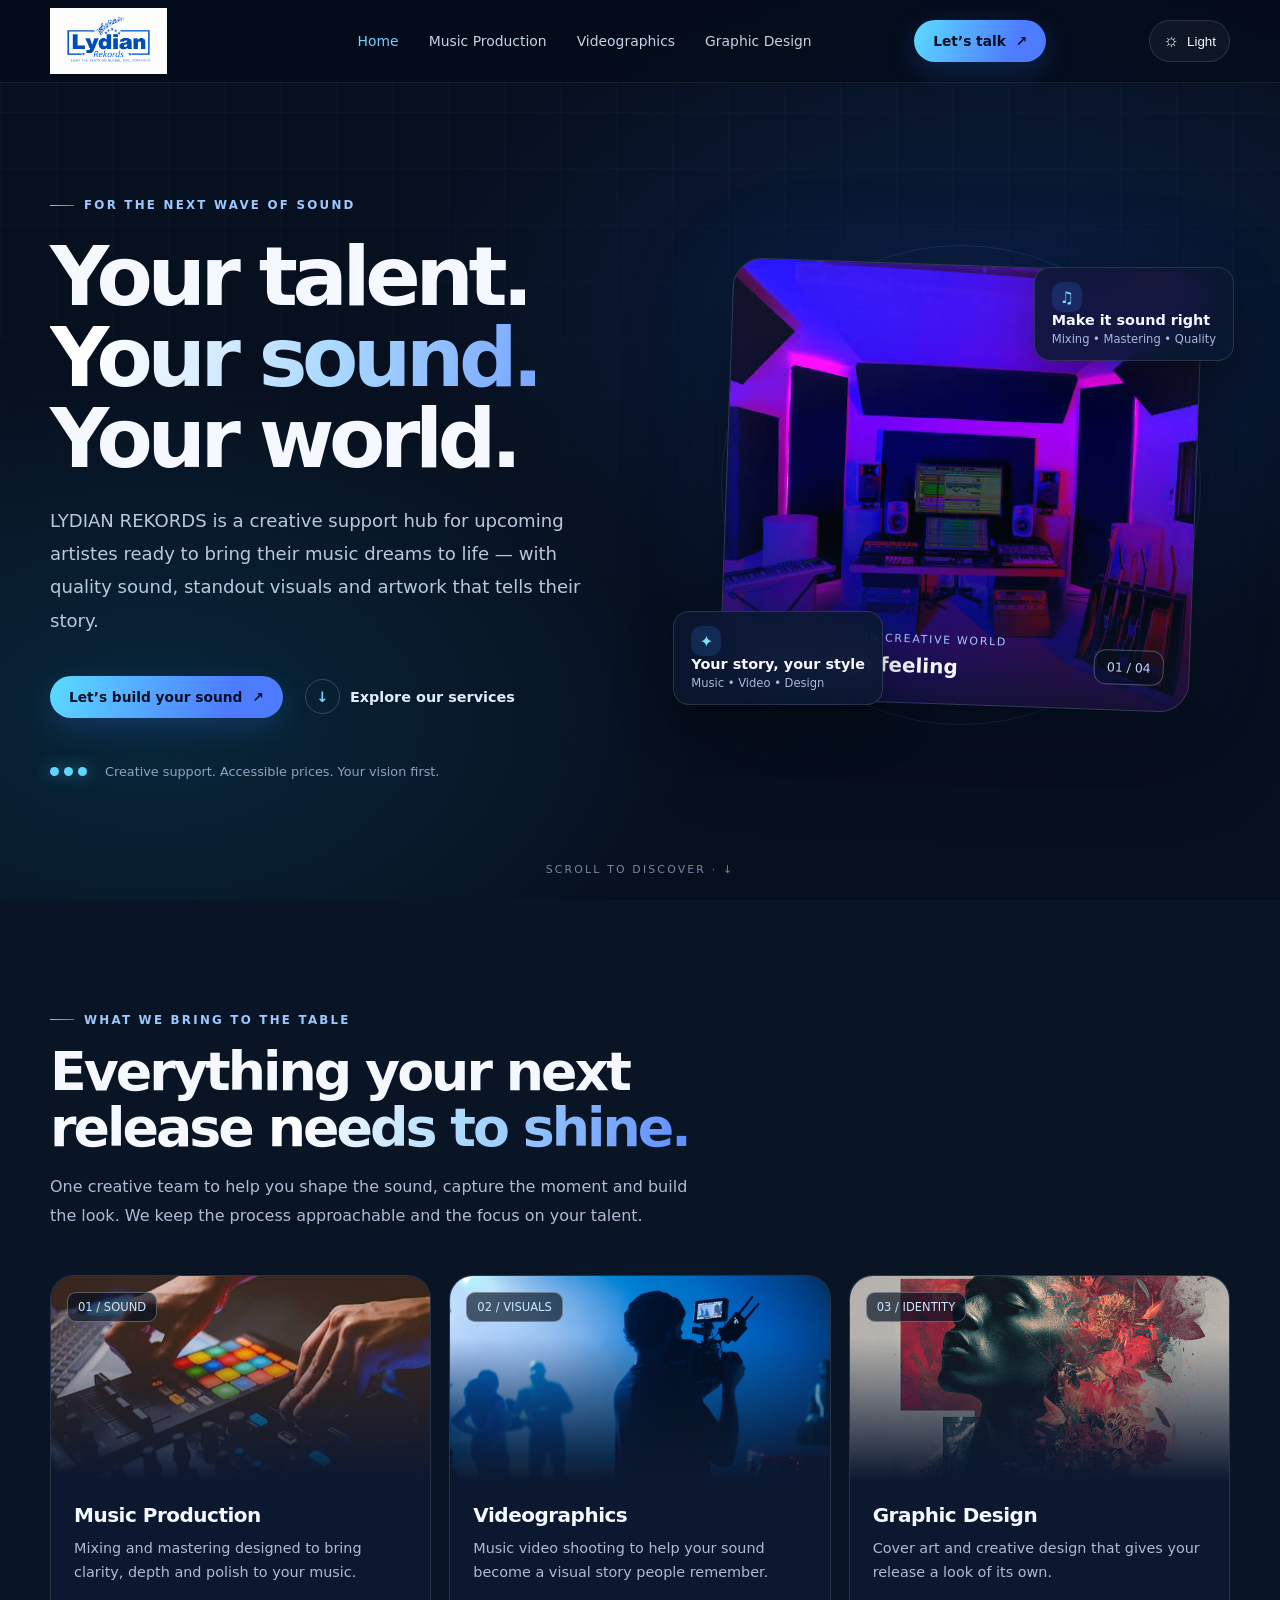
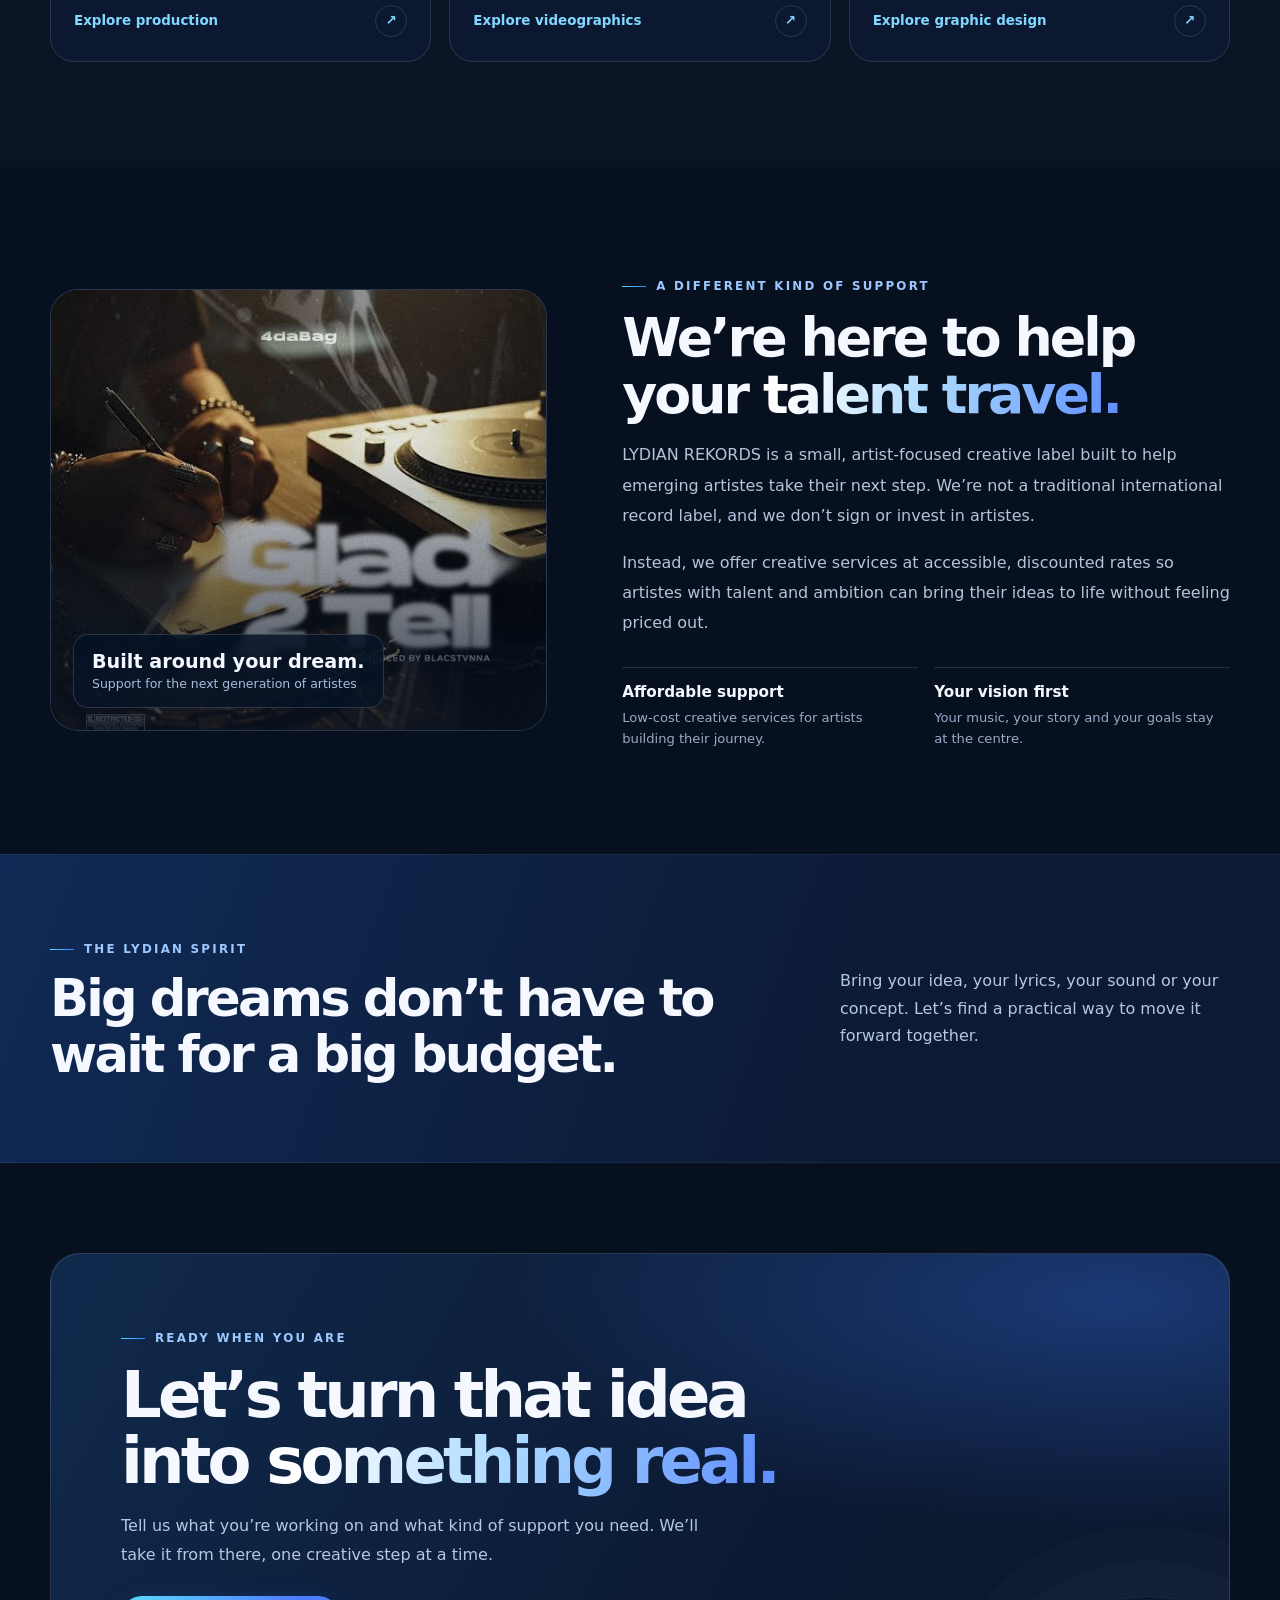
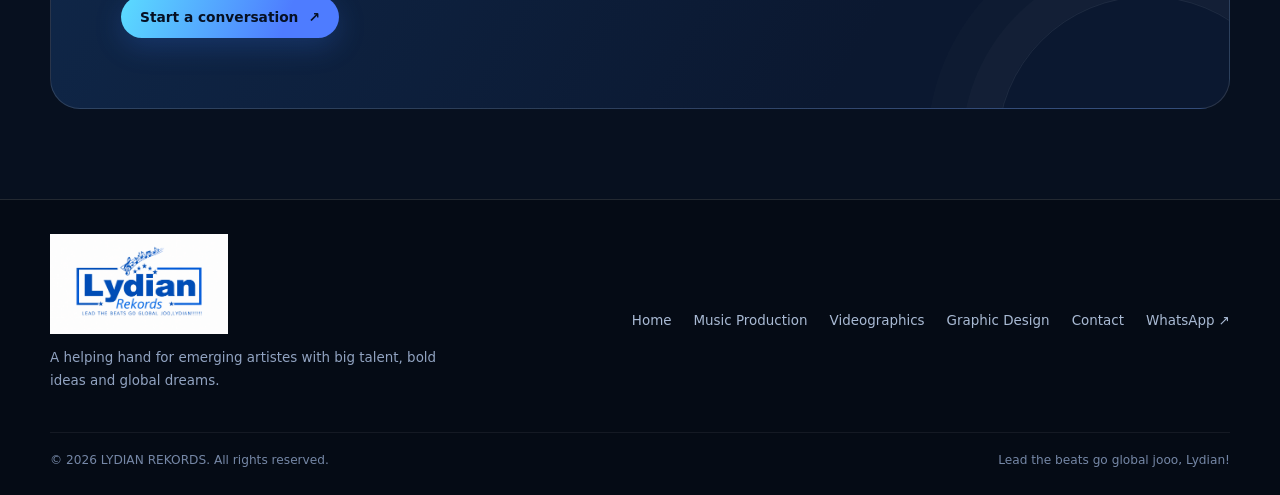
<file: index.html>
<!doctype html>
<html lang="en"><head><title>Artist Support, Music Production & Creative Services | LYDIAN REKORDS</title><meta charset="utf-8">
<meta name="viewport" content="width=device-width, initial-scale=1, viewport-fit=cover">
<meta name="theme-color" content="#07101f">
<meta name="description" content="LYDIAN REKORDS supports emerging artistes with accessible music production, music video shooting and graphic design. Lead the beats go global jooo, Lydian!">
<link rel="icon" href="./assets/lydian-logo.png" type="image/png">
<link rel="stylesheet" href="./assets/style.css"></head><body>

<header class="site-header"><div class="container-wide nav-inner">
<a class="brand" href="./index.html" aria-label="LYDIAN REKORDS home"><img class="brand-logo" src="./assets/lydian-logo.png" alt="Lydian Rekords"></a>
<nav class="desktop-nav" aria-label="Main navigation"><a class="active" href="./index.html">Home</a><a class="" href="./music-production/index.html">Music Production</a><a class="" href="./videographics/index.html">Videographics</a><a class="" href="./graphic-design/index.html">Graphic Design</a></nav>
<a class="nav-cta nav-cta-desktop" href="./contact/index.html">Let’s talk <span>↗</span></a>
<button class="theme-toggle" type="button" data-theme-toggle aria-label="Switch to light theme" title="Switch theme"><span data-theme-icon aria-hidden="true">☼</span><span class="theme-toggle-label">Light</span></button>
<button class="menu-toggle" data-menu-toggle aria-label="Open navigation menu" aria-controls="mobile-menu" aria-expanded="false">☰</button>
</div></header>
<div class="menu-overlay" data-menu-close></div>
<aside class="mobile-menu" id="mobile-menu" aria-hidden="true">
<div class="mobile-menu-top"><a class="brand" href="./index.html"><img class="brand-logo" src="./assets/lydian-logo.png" alt="Lydian Rekords"></a><button class="menu-close" data-menu-close aria-label="Close navigation menu">×</button></div>
<nav class="mobile-links" aria-label="Mobile navigation"><a href="./index.html">Home<span>↗</span></a><a href="./music-production/index.html">Music Production<span>↗</span></a><a href="./videographics/index.html">Videographics<span>↗</span></a><a href="./graphic-design/index.html">Graphic Design<span>↗</span></a><a href="./contact/index.html">Contact us <span>↗</span></a></nav>
<div class="mobile-menu-bottom"><strong class="gradient-text">Lead the beats go global jooo, Lydian!</strong><br>Music, visuals and design support for your next chapter.<br><a href="tel:0556411275">055 641 1275</a></div>
</aside>
<main>
<section class="hero"><div class="container-wide hero-grid">
<div class="hero-copy">
<span class="eyebrow">For the next wave of sound</span>
<h1><span class="line">Your talent.</span><span class="line gradient-text">Your sound.</span><span class="line">Your world.</span></h1>
<p class="hero-lead">LYDIAN REKORDS is a creative support hub for upcoming artistes ready to bring their music dreams to life — with quality sound, standout visuals and artwork that tells their story.</p>
<div class="hero-actions"><a class="button-primary" href="./contact/index.html">Let’s build your sound <span>↗</span></a><a class="button-ghost" href="#services"><b>↓</b> Explore our services</a></div>
<div class="hero-proof"><span class="proof-dots"><i></i><i></i><i></i></span><span>Creative support. Accessible prices. Your vision first.</span></div>
</div>
<div class="hero-visual">
<div class="hero-orbit"></div>
<div class="hero-image-frame">
<div class="hero-slide active"><img src="./assets/studio-purple.jpg" alt="Modern music recording studio"></div>
<div class="hero-slide"><img src="./assets/music-video.jpeg" alt="Music video production on set"></div>
<div class="hero-slide"><img src="./assets/cover-art.jpg" alt="Creative music cover artwork"></div>
<div class="hero-slide"><img src="./assets/music-production.jpg" alt="Music production equipment in use"></div>
<div class="visual-caption"><div><small>Inside the LYDIAN creative world</small><strong data-slide-title>Sound with feeling</strong></div><span class="slide-count" data-slide-count>01 / 04</span></div>
</div>
<div class="floating-chip chip-top"><span class="chip-icon">♫</span><strong>Make it sound right</strong><small>Mixing • Mastering • Quality</small></div>
<div class="floating-chip chip-bottom"><span class="chip-icon">✦</span><strong>Your story, your style</strong><small>Music • Video • Design</small></div>
</div></div><div class="scroll-note">Scroll to discover · ↓</div></section>

<section class="section services-section" id="services"><div class="container-wide">
<div class="section-head reveal"><span class="eyebrow">What we bring to the table</span><h2>Everything your next release <span class="gradient-text">needs to shine.</span></h2><p class="section-intro">One creative team to help you shape the sound, capture the moment and build the look. We keep the process approachable and the focus on your talent.</p></div>
<div class="service-grid">
<a class="service-card reveal" href="./music-production/index.html"><div class="service-image"><span class="service-number">01 / SOUND</span><img src="./assets/music-production.jpg" alt="Music production and sound mixing equipment"></div><div class="service-content"><h3>Music Production</h3><p>Mixing and mastering designed to bring clarity, depth and polish to your music.</p><div class="card-link">Explore production <span class="arrow-circle">↗</span></div></div></a>
<a class="service-card reveal" href="./videographics/index.html"><div class="service-image"><span class="service-number">02 / VISUALS</span><img src="./assets/music-video.jpeg" alt="Music video filming with camera and lighting"></div><div class="service-content"><h3>Videographics</h3><p>Music video shooting to help your sound become a visual story people remember.</p><div class="card-link">Explore videographics <span class="arrow-circle">↗</span></div></div></a>
<a class="service-card reveal" href="./graphic-design/index.html"><div class="service-image"><span class="service-number">03 / IDENTITY</span><img src="./assets/cover-art.jpg" alt="Expressive album cover art design"></div><div class="service-content"><h3>Graphic Design</h3><p>Cover art and creative design that gives your release a look of its own.</p><div class="card-link">Explore graphic design <span class="arrow-circle">↗</span></div></div></a>
</div></div></section>

<section class="section"><div class="container-wide about-grid">
<div class="about-art reveal"><img src="./assets/artist-recording.jpg" alt="Artist recording music in a studio"><div class="about-stamp"><b>Built around your dream.</b><span>Support for the next generation of artistes</span></div></div>
<div class="about-copy reveal"><span class="eyebrow">A different kind of support</span><h2>We’re here to help your <span class="gradient-text">talent travel.</span></h2>
<p>LYDIAN REKORDS is a small, artist-focused creative label built to help emerging artistes take their next step. We’re not a traditional international record label, and we don’t sign or invest in artistes.</p>
<p>Instead, we offer creative services at accessible, discounted rates so artistes with talent and ambition can bring their ideas to life without feeling priced out.</p>
<div class="about-points"><div class="point"><b>Affordable support</b><span>Low-cost creative services for artists building their journey.</span></div><div class="point"><b>Your vision first</b><span>Your music, your story and your goals stay at the centre.</span></div></div>
</div></div></section>

<section class="statement"><div class="container-wide statement-inner"><div><span class="eyebrow">The LYDIAN spirit</span><h2>Big dreams don’t have to wait for a big budget.</h2></div><p>Bring your idea, your lyrics, your sound or your concept. Let’s find a practical way to move it forward together.</p></div></section>
<section class="cta-section"><div class="container-wide"><div class="cta-panel reveal"><span class="eyebrow">Ready when you are</span><h2>Let’s turn that idea into <span class="gradient-text">something real.</span></h2><p>Tell us what you’re working on and what kind of support you need. We’ll take it from there, one creative step at a time.</p><a class="button-primary" href="./contact/index.html">Start a conversation <span>↗</span></a></div></div></section>
</main>

<footer class="site-footer"><div class="container-wide">
<div class="footer-top"><div><a class="brand" href="./index.html"><img class="brand-logo" src="./assets/lydian-logo.png" alt="Lydian Rekords"></a><p class="footer-note">A helping hand for emerging artistes with big talent, bold ideas and global dreams.</p></div>
<div class="footer-links"><a href="./index.html">Home</a><a href="./music-production/index.html">Music Production</a><a href="./videographics/index.html">Videographics</a><a href="./graphic-design/index.html">Graphic Design</a><a href="./contact/index.html">Contact</a><a href="https://wa.me/23355641275">WhatsApp ↗</a></div></div>
<div class="footer-bottom"><span>© <span data-year></span> LYDIAN REKORDS. All rights reserved.</span><span>Lead the beats go global jooo, Lydian!</span></div>
</div></footer>
<script src="./assets/main.js" defer></script>

</body></html>
</file>
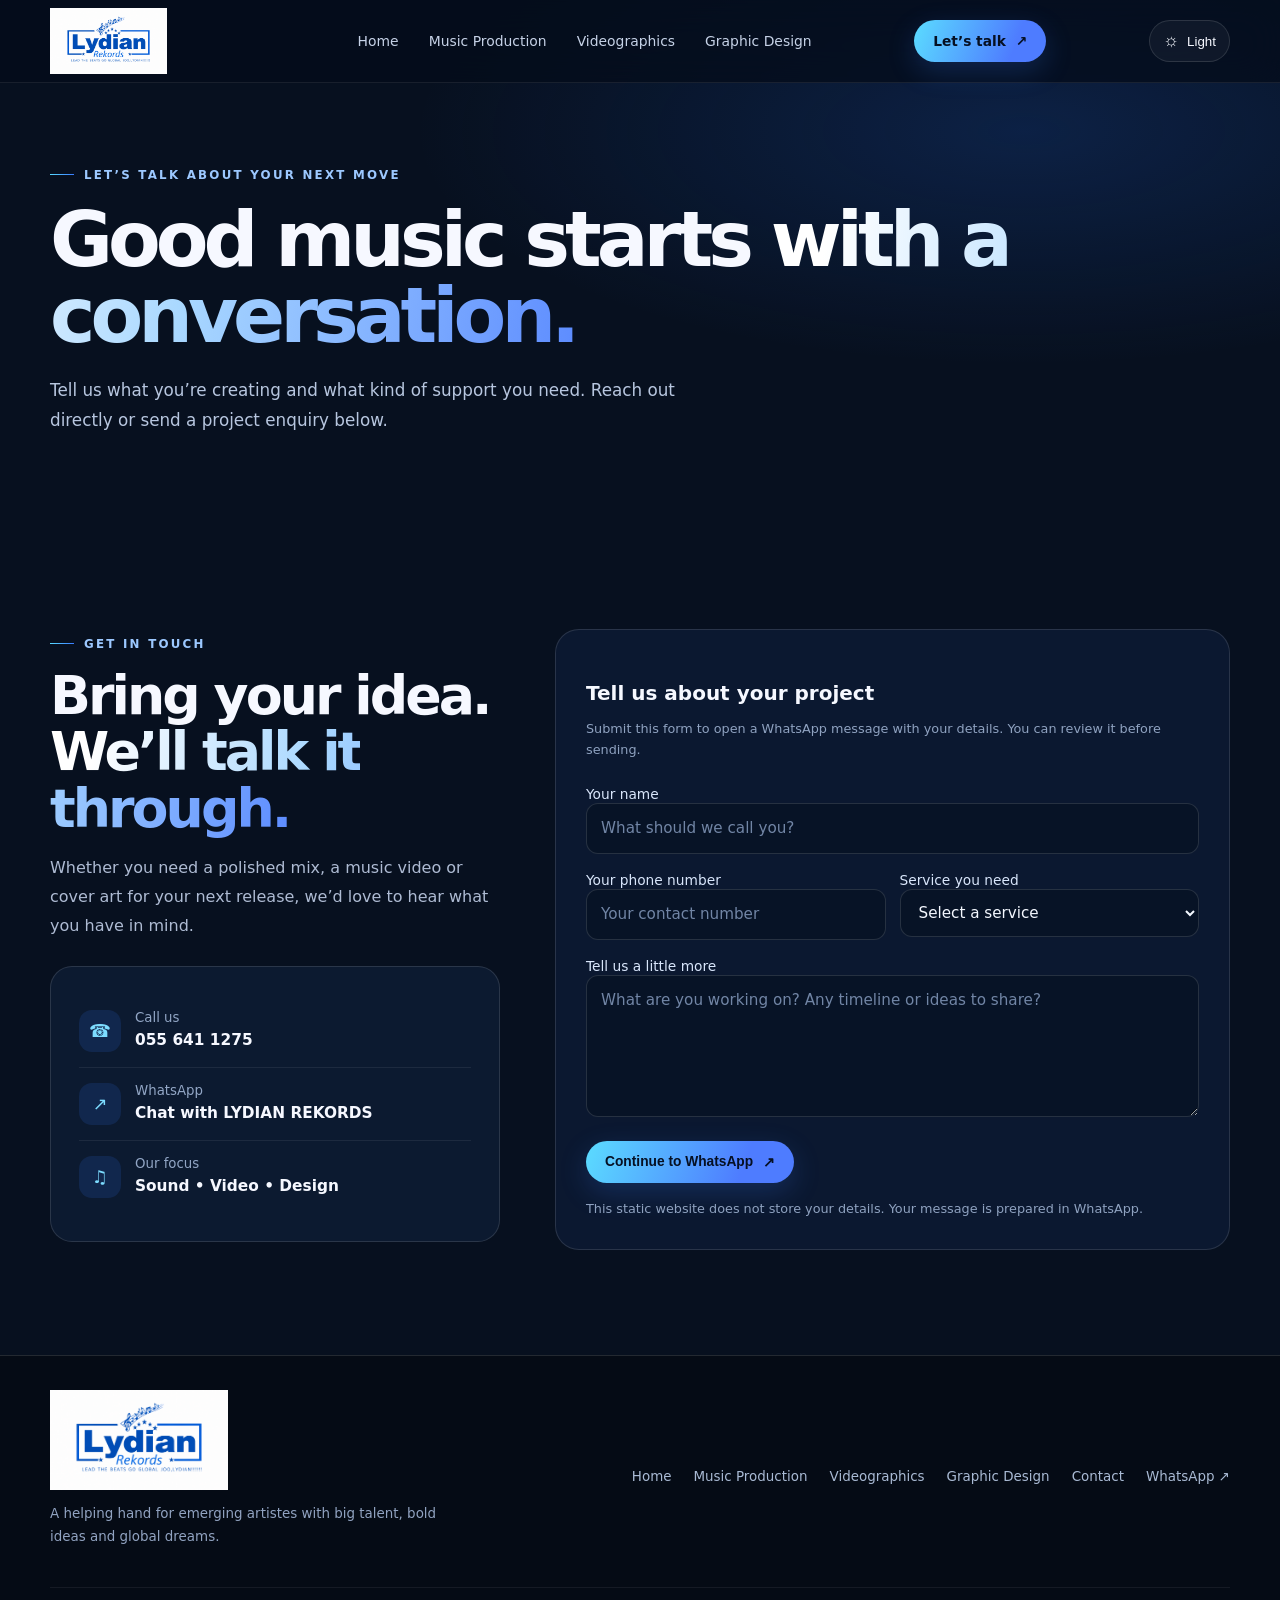
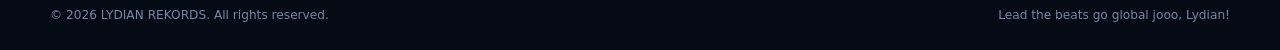
<file: contact/index.html>
<!doctype html>
<html lang="en"><head><title>Contact | LYDIAN REKORDS</title><meta charset="utf-8">
<meta name="viewport" content="width=device-width, initial-scale=1, viewport-fit=cover">
<meta name="theme-color" content="#07101f">
<meta name="description" content="LYDIAN REKORDS supports emerging artistes with accessible music production, music video shooting and graphic design. Lead the beats go global jooo, Lydian!">
<link rel="icon" href="../assets/lydian-logo.png" type="image/png">
<link rel="stylesheet" href="../assets/style.css"></head><body>

<header class="site-header"><div class="container-wide nav-inner">
<a class="brand" href="../index.html" aria-label="LYDIAN REKORDS home"><img class="brand-logo" src="../assets/lydian-logo.png" alt="Lydian Rekords"></a>
<nav class="desktop-nav" aria-label="Main navigation"><a class="" href="../index.html">Home</a><a class="" href="../music-production/index.html">Music Production</a><a class="" href="../videographics/index.html">Videographics</a><a class="" href="../graphic-design/index.html">Graphic Design</a></nav>
<a class="nav-cta nav-cta-desktop" href="../contact/index.html">Let’s talk <span>↗</span></a>
<button class="theme-toggle" type="button" data-theme-toggle aria-label="Switch to light theme" title="Switch theme"><span data-theme-icon aria-hidden="true">☼</span><span class="theme-toggle-label">Light</span></button>
<button class="menu-toggle" data-menu-toggle aria-label="Open navigation menu" aria-controls="mobile-menu" aria-expanded="false">☰</button>
</div></header>
<div class="menu-overlay" data-menu-close></div>
<aside class="mobile-menu" id="mobile-menu" aria-hidden="true">
<div class="mobile-menu-top"><a class="brand" href="../index.html"><img class="brand-logo" src="../assets/lydian-logo.png" alt="Lydian Rekords"></a><button class="menu-close" data-menu-close aria-label="Close navigation menu">×</button></div>
<nav class="mobile-links" aria-label="Mobile navigation"><a href="../index.html">Home<span>↗</span></a><a href="../music-production/index.html">Music Production<span>↗</span></a><a href="../videographics/index.html">Videographics<span>↗</span></a><a href="../graphic-design/index.html">Graphic Design<span>↗</span></a><a href="../contact/index.html">Contact us <span>↗</span></a></nav>
<div class="mobile-menu-bottom"><strong class="gradient-text">Lead the beats go global jooo, Lydian!</strong><br>Music, visuals and design support for your next chapter.<br><a href="tel:0556411275">055 641 1275</a></div>
</aside>
<main>
<section class="page-hero"><div class="container-wide"><span class="eyebrow">Let’s talk about your next move</span><h1>Good music starts <span class="gradient-text">with a conversation.</span></h1><p>Tell us what you’re creating and what kind of support you need. Reach out directly or send a project enquiry below.</p></div></section>
<section class="section"><div class="container-wide contact-grid">
<div class="reveal"><span class="eyebrow">Get in touch</span><h2>Bring your idea.<br><span class="gradient-text">We’ll talk it through.</span></h2><p class="section-intro">Whether you need a polished mix, a music video or cover art for your next release, we’d love to hear what you have in mind.</p>
<div class="contact-card">
<a class="contact-item" href="tel:0556411275"><span class="contact-icon">☎</span><span><small>Call us</small><strong>055 641 1275</strong></span></a>
<a class="contact-item" href="https://wa.me/233556411275"><span class="contact-icon">↗</span><span><small>WhatsApp</small><strong>Chat with LYDIAN REKORDS</strong></span></a>
<div class="contact-item"><span class="contact-icon">♫</span><span><small>Our focus</small><strong>Sound • Video • Design</strong></span></div>
</div></div>
<form class="contact-form reveal" data-contact-form>
<h3 class="h4 mb-2">Tell us about your project</h3><p class="form-note mb-4">Submit this form to open a WhatsApp message with your details. You can review it before sending.</p>
<div class="mb-3"><label class="form-label" for="name">Your name</label><input class="form-control" id="name" name="name" placeholder="What should we call you?" required></div>
<div class="form-row"><div class="form-half mb-3"><label class="form-label" for="phone">Your phone number</label><input class="form-control" id="phone" name="phone" type="tel" placeholder="Your contact number"></div><div class="form-half mb-3"><label class="form-label" for="service">Service you need</label><select class="form-select" id="service" name="service" required><option value="" selected disabled>Select a service</option><option>Music Production — Mixing & Mastering</option><option>Videographics — Music Video Shooting</option><option>Graphic Design — Cover Art</option><option>More than one service</option><option>Other enquiry</option></select></div></div>
<div class="mb-4"><label class="form-label" for="message">Tell us a little more</label><textarea class="form-control" id="message" name="message" rows="5" placeholder="What are you working on? Any timeline or ideas to share?" required></textarea></div>
<button class="button-primary" type="submit">Continue to WhatsApp <span>↗</span></button>
<p class="form-note mt-3 mb-0">This static website does not store your details. Your message is prepared in WhatsApp.</p>
</form></div></section>
</main>

<footer class="site-footer"><div class="container-wide">
<div class="footer-top"><div><a class="brand" href="../index.html"><img class="brand-logo" src="../assets/lydian-logo.png" alt="Lydian Rekords"></a><p class="footer-note">A helping hand for emerging artistes with big talent, bold ideas and global dreams.</p></div>
<div class="footer-links"><a href="../index.html">Home</a><a href="../music-production/index.html">Music Production</a><a href="../videographics/index.html">Videographics</a><a href="../graphic-design/index.html">Graphic Design</a><a href="../contact/index.html">Contact</a><a href="https://wa.me/23355641275">WhatsApp ↗</a></div></div>
<div class="footer-bottom"><span>© <span data-year></span> LYDIAN REKORDS. All rights reserved.</span><span>Lead the beats go global jooo, Lydian!</span></div>
</div></footer>
<script src="../assets/main.js" defer></script>

</body></html>
</file>
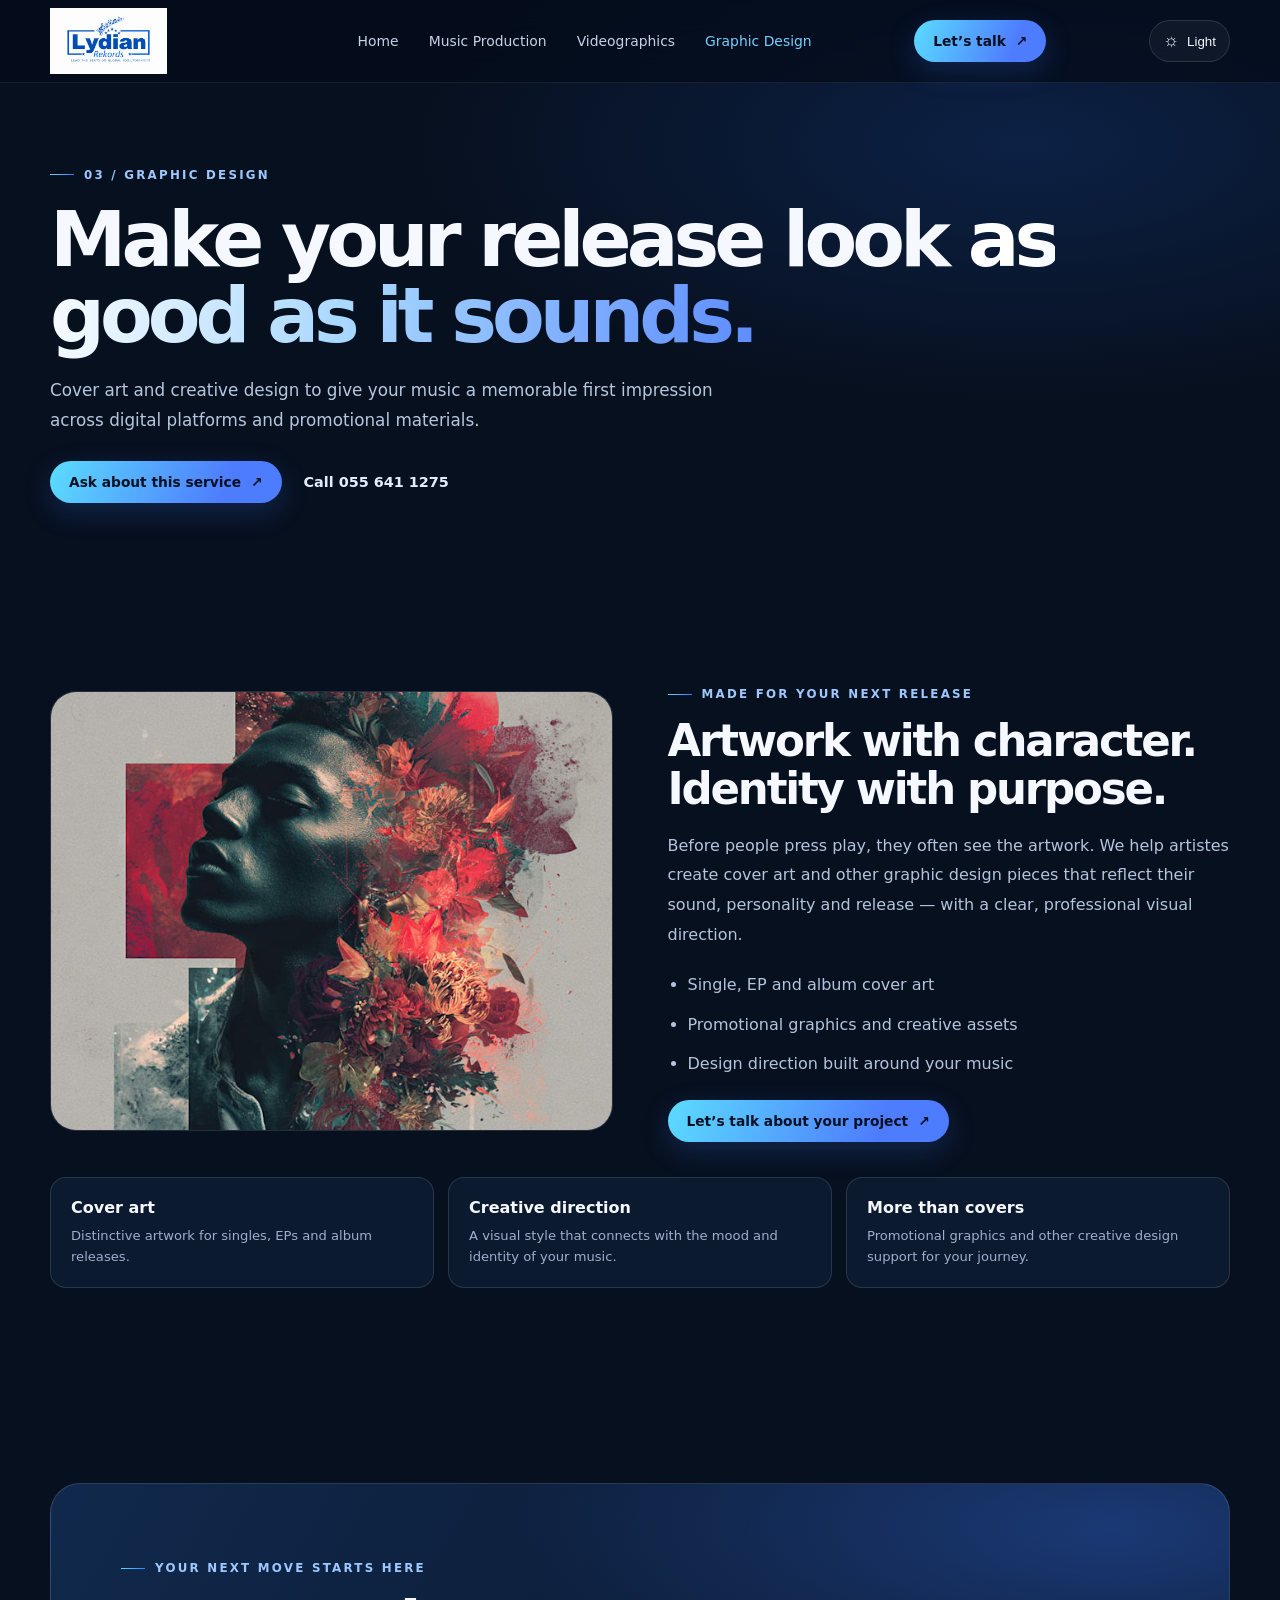
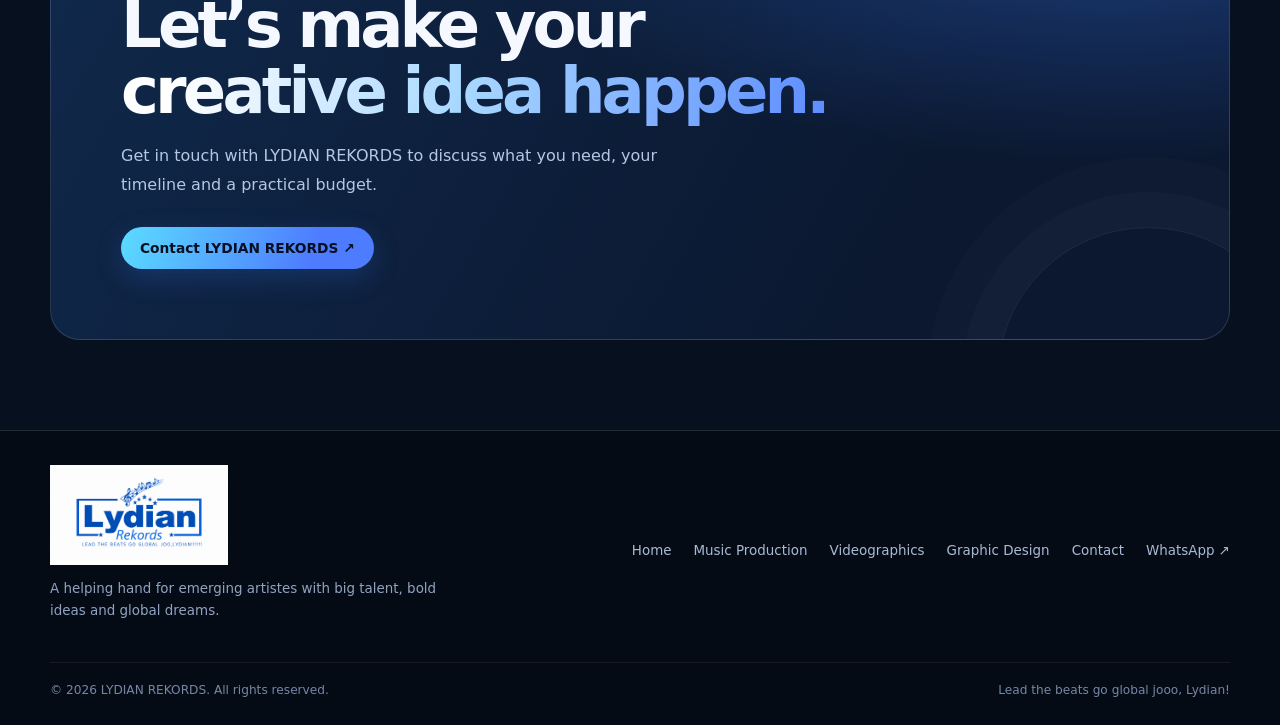
<file: graphic-design/index.html>
<!doctype html>
<html lang="en"><head><title>Graphic Design | LYDIAN REKORDS</title><meta charset="utf-8">
<meta name="viewport" content="width=device-width, initial-scale=1, viewport-fit=cover">
<meta name="theme-color" content="#07101f">
<meta name="description" content="LYDIAN REKORDS supports emerging artistes with accessible music production, music video shooting and graphic design. Lead the beats go global jooo, Lydian!">
<link rel="icon" href="../assets/lydian-logo.png" type="image/png">
<link rel="stylesheet" href="../assets/style.css"></head><body>

<header class="site-header"><div class="container-wide nav-inner">
<a class="brand" href="../index.html" aria-label="LYDIAN REKORDS home"><img class="brand-logo" src="../assets/lydian-logo.png" alt="Lydian Rekords"></a>
<nav class="desktop-nav" aria-label="Main navigation"><a class="" href="../index.html">Home</a><a class="" href="../music-production/index.html">Music Production</a><a class="" href="../videographics/index.html">Videographics</a><a class="active" href="../graphic-design/index.html">Graphic Design</a></nav>
<a class="nav-cta nav-cta-desktop" href="../contact/index.html">Let’s talk <span>↗</span></a>
<button class="theme-toggle" type="button" data-theme-toggle aria-label="Switch to light theme" title="Switch theme"><span data-theme-icon aria-hidden="true">☼</span><span class="theme-toggle-label">Light</span></button>
<button class="menu-toggle" data-menu-toggle aria-label="Open navigation menu" aria-controls="mobile-menu" aria-expanded="false">☰</button>
</div></header>
<div class="menu-overlay" data-menu-close></div>
<aside class="mobile-menu" id="mobile-menu" aria-hidden="true">
<div class="mobile-menu-top"><a class="brand" href="../index.html"><img class="brand-logo" src="../assets/lydian-logo.png" alt="Lydian Rekords"></a><button class="menu-close" data-menu-close aria-label="Close navigation menu">×</button></div>
<nav class="mobile-links" aria-label="Mobile navigation"><a href="../index.html">Home<span>↗</span></a><a href="../music-production/index.html">Music Production<span>↗</span></a><a href="../videographics/index.html">Videographics<span>↗</span></a><a href="../graphic-design/index.html">Graphic Design<span>↗</span></a><a href="../contact/index.html">Contact us <span>↗</span></a></nav>
<div class="mobile-menu-bottom"><strong class="gradient-text">Lead the beats go global jooo, Lydian!</strong><br>Music, visuals and design support for your next chapter.<br><a href="tel:0556411275">055 641 1275</a></div>
</aside>
<main>
<section class="page-hero"><div class="container-wide"><span class="eyebrow">03 / Graphic design</span><h1>Make your release look <span class="gradient-text">as good as it sounds.</span></h1><p>Cover art and creative design to give your music a memorable first impression across digital platforms and promotional materials.</p><div class="hero-actions"><a class="button-primary" href="../contact/index.html">Ask about this service <span>↗</span></a><a class="button-ghost" href="tel:0556411275">Call 055 641 1275</a></div></div></section>
<section class="section"><div class="container-wide detail-grid"><div class="detail-photo reveal"><img src="../assets/cover-art.jpg" alt="Bold expressive album cover art design"></div><div class="detail-copy reveal"><span class="eyebrow">Made for your next release</span><h2>Artwork with character. Identity with purpose.</h2><p>Before people press play, they often see the artwork. We help artistes create cover art and other graphic design pieces that reflect their sound, personality and release — with a clear, professional visual direction.</p><ul><li>Single, EP and album cover art</li><li>Promotional graphics and creative assets</li><li>Design direction built around your music</li></ul><a class="button-primary" href="../contact/index.html">Let’s talk about your project <span>↗</span></a></div></div><div class="container-wide mini-features"><div class="mini-feature"><b>Cover art</b><span>Distinctive artwork for singles, EPs and album releases.</span></div><div class="mini-feature"><b>Creative direction</b><span>A visual style that connects with the mood and identity of your music.</span></div><div class="mini-feature"><b>More than covers</b><span>Promotional graphics and other creative design support for your journey.</span></div></div></section>
<section class="cta-section"><div class="container-wide"><div class="cta-panel reveal"><span class="eyebrow">Your next move starts here</span><h2>Let’s make your <span class="gradient-text">creative idea happen.</span></h2><p>Get in touch with LYDIAN REKORDS to discuss what you need, your timeline and a practical budget.</p><a class="button-primary" href="../contact/index.html">Contact LYDIAN REKORDS ↗</a></div></div></section>
</main>

<footer class="site-footer"><div class="container-wide">
<div class="footer-top"><div><a class="brand" href="../index.html"><img class="brand-logo" src="../assets/lydian-logo.png" alt="Lydian Rekords"></a><p class="footer-note">A helping hand for emerging artistes with big talent, bold ideas and global dreams.</p></div>
<div class="footer-links"><a href="../index.html">Home</a><a href="../music-production/index.html">Music Production</a><a href="../videographics/index.html">Videographics</a><a href="../graphic-design/index.html">Graphic Design</a><a href="../contact/index.html">Contact</a><a href="https://wa.me/23355641275">WhatsApp ↗</a></div></div>
<div class="footer-bottom"><span>© <span data-year></span> LYDIAN REKORDS. All rights reserved.</span><span>Lead the beats go global jooo, Lydian!</span></div>
</div></footer>
<script src="../assets/main.js" defer></script>

</body></html>
</file>
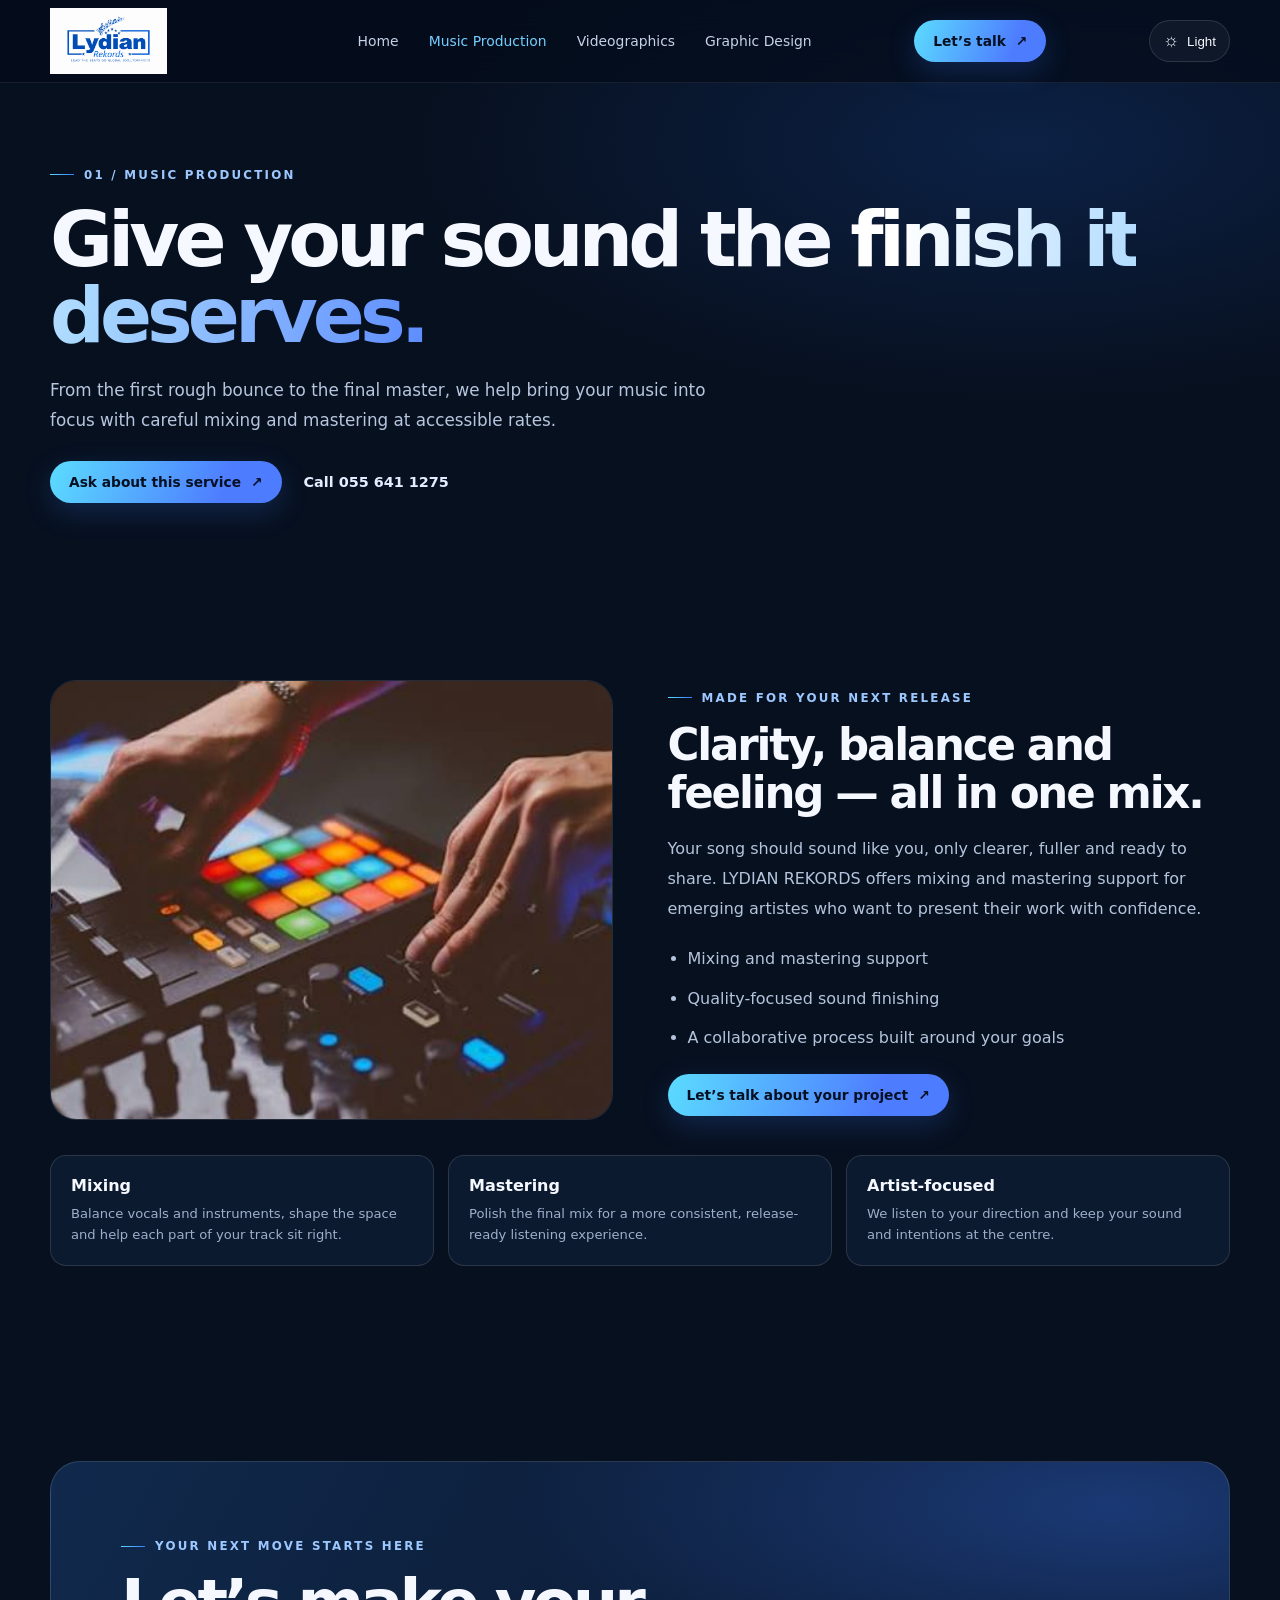
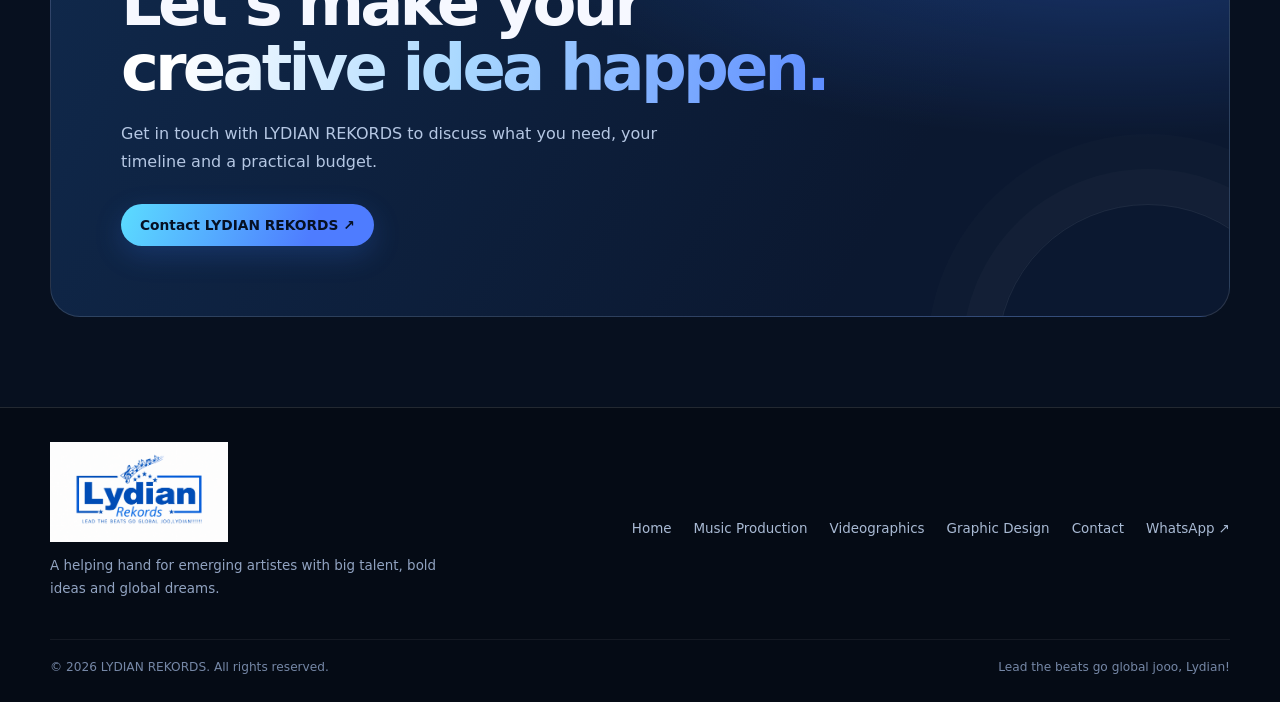
<file: music-production/index.html>
<!doctype html>
<html lang="en"><head><title>Music Production | LYDIAN REKORDS</title><meta charset="utf-8">
<meta name="viewport" content="width=device-width, initial-scale=1, viewport-fit=cover">
<meta name="theme-color" content="#07101f">
<meta name="description" content="LYDIAN REKORDS supports emerging artistes with accessible music production, music video shooting and graphic design. Lead the beats go global jooo, Lydian!">
<link rel="icon" href="../assets/lydian-logo.png" type="image/png">
<link rel="stylesheet" href="../assets/style.css"></head><body>

<header class="site-header"><div class="container-wide nav-inner">
<a class="brand" href="../index.html" aria-label="LYDIAN REKORDS home"><img class="brand-logo" src="../assets/lydian-logo.png" alt="Lydian Rekords"></a>
<nav class="desktop-nav" aria-label="Main navigation"><a class="" href="../index.html">Home</a><a class="active" href="../music-production/index.html">Music Production</a><a class="" href="../videographics/index.html">Videographics</a><a class="" href="../graphic-design/index.html">Graphic Design</a></nav>
<a class="nav-cta nav-cta-desktop" href="../contact/index.html">Let’s talk <span>↗</span></a>
<button class="theme-toggle" type="button" data-theme-toggle aria-label="Switch to light theme" title="Switch theme"><span data-theme-icon aria-hidden="true">☼</span><span class="theme-toggle-label">Light</span></button>
<button class="menu-toggle" data-menu-toggle aria-label="Open navigation menu" aria-controls="mobile-menu" aria-expanded="false">☰</button>
</div></header>
<div class="menu-overlay" data-menu-close></div>
<aside class="mobile-menu" id="mobile-menu" aria-hidden="true">
<div class="mobile-menu-top"><a class="brand" href="../index.html"><img class="brand-logo" src="../assets/lydian-logo.png" alt="Lydian Rekords"></a><button class="menu-close" data-menu-close aria-label="Close navigation menu">×</button></div>
<nav class="mobile-links" aria-label="Mobile navigation"><a href="../index.html">Home<span>↗</span></a><a href="../music-production/index.html">Music Production<span>↗</span></a><a href="../videographics/index.html">Videographics<span>↗</span></a><a href="../graphic-design/index.html">Graphic Design<span>↗</span></a><a href="../contact/index.html">Contact us <span>↗</span></a></nav>
<div class="mobile-menu-bottom"><strong class="gradient-text">Lead the beats go global jooo, Lydian!</strong><br>Music, visuals and design support for your next chapter.<br><a href="tel:0556411275">055 641 1275</a></div>
</aside>
<main>
<section class="page-hero"><div class="container-wide"><span class="eyebrow">01 / Music production</span><h1>Give your sound the <span class="gradient-text">finish it deserves.</span></h1><p>From the first rough bounce to the final master, we help bring your music into focus with careful mixing and mastering at accessible rates.</p><div class="hero-actions"><a class="button-primary" href="../contact/index.html">Ask about this service <span>↗</span></a><a class="button-ghost" href="tel:0556411275">Call 055 641 1275</a></div></div></section>
<section class="section"><div class="container-wide detail-grid"><div class="detail-photo reveal"><img src="../assets/music-production.jpg" alt="Music producer working with a digital audio controller"></div><div class="detail-copy reveal"><span class="eyebrow">Made for your next release</span><h2>Clarity, balance and feeling — all in one mix.</h2><p>Your song should sound like you, only clearer, fuller and ready to share. LYDIAN REKORDS offers mixing and mastering support for emerging artistes who want to present their work with confidence.</p><ul><li>Mixing and mastering support</li><li>Quality-focused sound finishing</li><li>A collaborative process built around your goals</li></ul><a class="button-primary" href="../contact/index.html">Let’s talk about your project <span>↗</span></a></div></div><div class="container-wide mini-features"><div class="mini-feature"><b>Mixing</b><span>Balance vocals and instruments, shape the space and help each part of your track sit right.</span></div><div class="mini-feature"><b>Mastering</b><span>Polish the final mix for a more consistent, release-ready listening experience.</span></div><div class="mini-feature"><b>Artist-focused</b><span>We listen to your direction and keep your sound and intentions at the centre.</span></div></div></section>
<section class="cta-section"><div class="container-wide"><div class="cta-panel reveal"><span class="eyebrow">Your next move starts here</span><h2>Let’s make your <span class="gradient-text">creative idea happen.</span></h2><p>Get in touch with LYDIAN REKORDS to discuss what you need, your timeline and a practical budget.</p><a class="button-primary" href="../contact/index.html">Contact LYDIAN REKORDS ↗</a></div></div></section>
</main>

<footer class="site-footer"><div class="container-wide">
<div class="footer-top"><div><a class="brand" href="../index.html"><img class="brand-logo" src="../assets/lydian-logo.png" alt="Lydian Rekords"></a><p class="footer-note">A helping hand for emerging artistes with big talent, bold ideas and global dreams.</p></div>
<div class="footer-links"><a href="../index.html">Home</a><a href="../music-production/index.html">Music Production</a><a href="../videographics/index.html">Videographics</a><a href="../graphic-design/index.html">Graphic Design</a><a href="../contact/index.html">Contact</a><a href="https://wa.me/23355641275">WhatsApp ↗</a></div></div>
<div class="footer-bottom"><span>© <span data-year></span> LYDIAN REKORDS. All rights reserved.</span><span>Lead the beats go global jooo, Lydian!</span></div>
</div></footer>
<script src="../assets/main.js" defer></script>

</body></html>
</file>
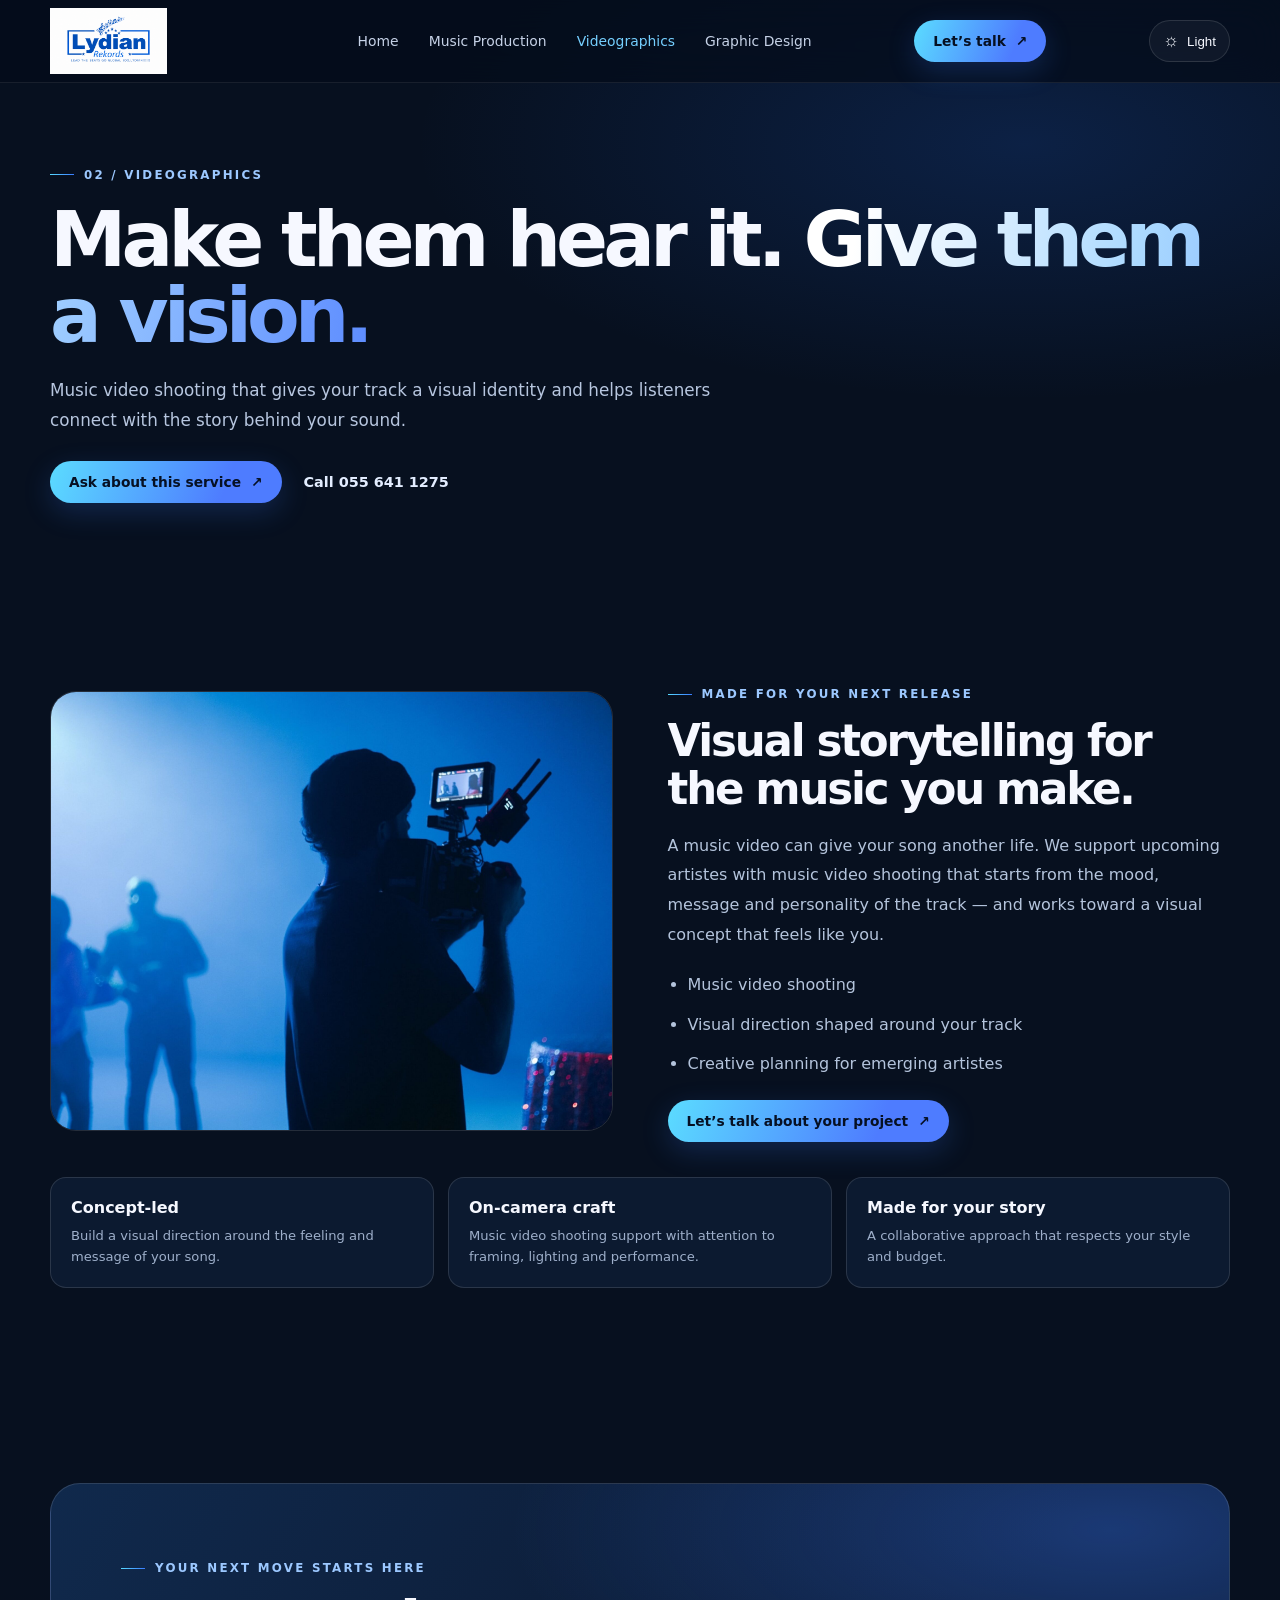
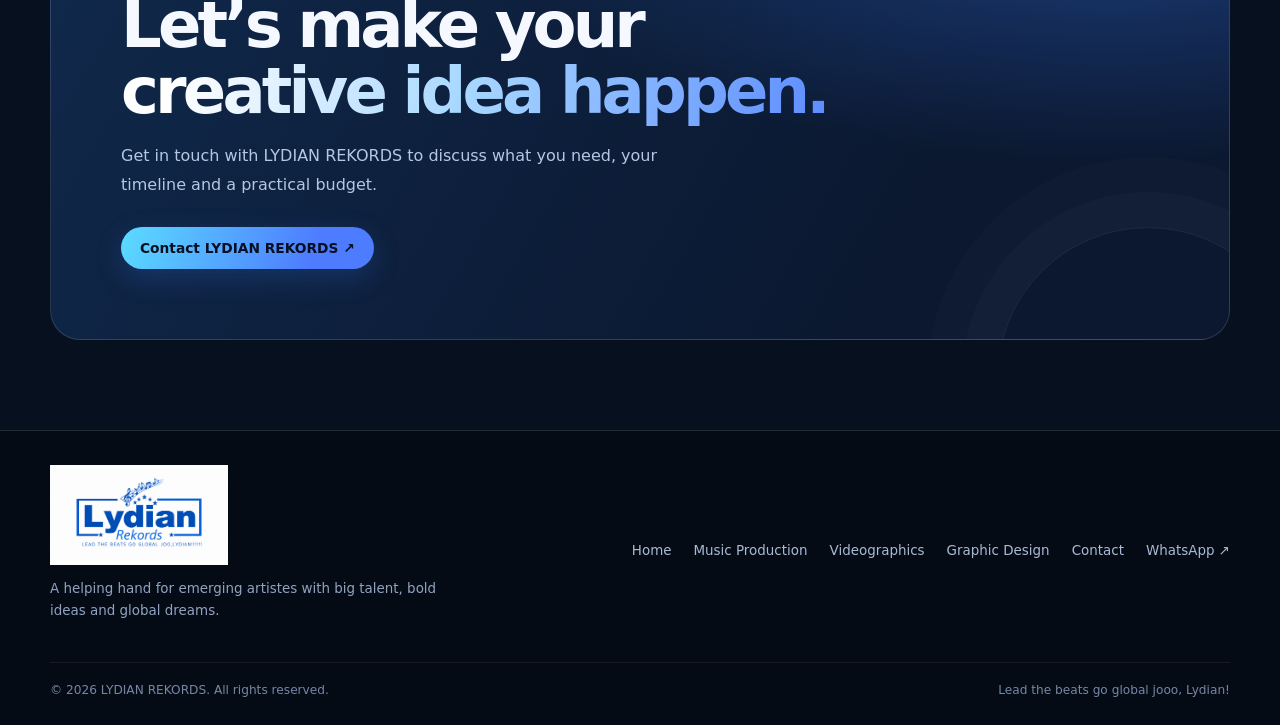
<file: videographics/index.html>
<!doctype html>
<html lang="en"><head><title>Videographics | LYDIAN REKORDS</title><meta charset="utf-8">
<meta name="viewport" content="width=device-width, initial-scale=1, viewport-fit=cover">
<meta name="theme-color" content="#07101f">
<meta name="description" content="LYDIAN REKORDS supports emerging artistes with accessible music production, music video shooting and graphic design. Lead the beats go global jooo, Lydian!">
<link rel="icon" href="../assets/lydian-logo.png" type="image/png">
<link rel="stylesheet" href="../assets/style.css"></head><body>

<header class="site-header"><div class="container-wide nav-inner">
<a class="brand" href="../index.html" aria-label="LYDIAN REKORDS home"><img class="brand-logo" src="../assets/lydian-logo.png" alt="Lydian Rekords"></a>
<nav class="desktop-nav" aria-label="Main navigation"><a class="" href="../index.html">Home</a><a class="" href="../music-production/index.html">Music Production</a><a class="active" href="../videographics/index.html">Videographics</a><a class="" href="../graphic-design/index.html">Graphic Design</a></nav>
<a class="nav-cta nav-cta-desktop" href="../contact/index.html">Let’s talk <span>↗</span></a>
<button class="theme-toggle" type="button" data-theme-toggle aria-label="Switch to light theme" title="Switch theme"><span data-theme-icon aria-hidden="true">☼</span><span class="theme-toggle-label">Light</span></button>
<button class="menu-toggle" data-menu-toggle aria-label="Open navigation menu" aria-controls="mobile-menu" aria-expanded="false">☰</button>
</div></header>
<div class="menu-overlay" data-menu-close></div>
<aside class="mobile-menu" id="mobile-menu" aria-hidden="true">
<div class="mobile-menu-top"><a class="brand" href="../index.html"><img class="brand-logo" src="../assets/lydian-logo.png" alt="Lydian Rekords"></a><button class="menu-close" data-menu-close aria-label="Close navigation menu">×</button></div>
<nav class="mobile-links" aria-label="Mobile navigation"><a href="../index.html">Home<span>↗</span></a><a href="../music-production/index.html">Music Production<span>↗</span></a><a href="../videographics/index.html">Videographics<span>↗</span></a><a href="../graphic-design/index.html">Graphic Design<span>↗</span></a><a href="../contact/index.html">Contact us <span>↗</span></a></nav>
<div class="mobile-menu-bottom"><strong class="gradient-text">Lead the beats go global jooo, Lydian!</strong><br>Music, visuals and design support for your next chapter.<br><a href="tel:0556411275">055 641 1275</a></div>
</aside>
<main>
<section class="page-hero"><div class="container-wide"><span class="eyebrow">02 / Videographics</span><h1>Make them hear it. <span class="gradient-text">Give them a vision.</span></h1><p>Music video shooting that gives your track a visual identity and helps listeners connect with the story behind your sound.</p><div class="hero-actions"><a class="button-primary" href="../contact/index.html">Ask about this service <span>↗</span></a><a class="button-ghost" href="tel:0556411275">Call 055 641 1275</a></div></div></section>
<section class="section"><div class="container-wide detail-grid"><div class="detail-photo reveal"><img src="../assets/music-video.jpeg" alt="Music video crew filming a performance with studio lights"></div><div class="detail-copy reveal"><span class="eyebrow">Made for your next release</span><h2>Visual storytelling for the music you make.</h2><p>A music video can give your song another life. We support upcoming artistes with music video shooting that starts from the mood, message and personality of the track — and works toward a visual concept that feels like you.</p><ul><li>Music video shooting</li><li>Visual direction shaped around your track</li><li>Creative planning for emerging artistes</li></ul><a class="button-primary" href="../contact/index.html">Let’s talk about your project <span>↗</span></a></div></div><div class="container-wide mini-features"><div class="mini-feature"><b>Concept-led</b><span>Build a visual direction around the feeling and message of your song.</span></div><div class="mini-feature"><b>On-camera craft</b><span>Music video shooting support with attention to framing, lighting and performance.</span></div><div class="mini-feature"><b>Made for your story</b><span>A collaborative approach that respects your style and budget.</span></div></div></section>
<section class="cta-section"><div class="container-wide"><div class="cta-panel reveal"><span class="eyebrow">Your next move starts here</span><h2>Let’s make your <span class="gradient-text">creative idea happen.</span></h2><p>Get in touch with LYDIAN REKORDS to discuss what you need, your timeline and a practical budget.</p><a class="button-primary" href="../contact/index.html">Contact LYDIAN REKORDS ↗</a></div></div></section>
</main>

<footer class="site-footer"><div class="container-wide">
<div class="footer-top"><div><a class="brand" href="../index.html"><img class="brand-logo" src="../assets/lydian-logo.png" alt="Lydian Rekords"></a><p class="footer-note">A helping hand for emerging artistes with big talent, bold ideas and global dreams.</p></div>
<div class="footer-links"><a href="../index.html">Home</a><a href="../music-production/index.html">Music Production</a><a href="../videographics/index.html">Videographics</a><a href="../graphic-design/index.html">Graphic Design</a><a href="../contact/index.html">Contact</a><a href="https://wa.me/23355641275">WhatsApp ↗</a></div></div>
<div class="footer-bottom"><span>© <span data-year></span> LYDIAN REKORDS. All rights reserved.</span><span>Lead the beats go global jooo, Lydian!</span></div>
</div></footer>
<script src="../assets/main.js" defer></script>

</body></html>
</file>
<file: assets/style.css>
:root{--ink:#f6f8ff;--muted:#aebbd3;--night:#07101f;--panel:#0d1a31;--line:rgba(255,255,255,.12);--blue:#397cff;--cyan:#58d9ff;--white:#fff}
*{box-sizing:border-box}html{scroll-behavior:smooth;scroll-padding-top:90px}body{margin:0;background:var(--night);color:var(--ink);font-family:Inter,ui-sans-serif,system-ui,-apple-system,BlinkMacSystemFont,"Segoe UI",sans-serif;overflow-x:hidden}a{color:inherit;text-decoration:none}img{max-width:100%;display:block}button,a{ -webkit-tap-highlight-color:transparent}.container-wide{width:min(1180px,calc(100% - 44px));margin-inline:auto}.gradient-text{background:linear-gradient(100deg,#fff 8%,#a9d8ff 48%,#5d8cff 100%);-webkit-background-clip:text;background-clip:text;color:transparent}.eyebrow{display:inline-flex;align-items:center;gap:10px;color:#9cc8ff;font-size:.74rem;font-weight:800;letter-spacing:.19em;text-transform:uppercase}.eyebrow:before{content:"";width:24px;height:1px;background:linear-gradient(90deg,var(--cyan),var(--blue))}.site-header{position:fixed;inset:0 0 auto;z-index:1000;background:rgba(5,13,27,.76);backdrop-filter:blur(18px);border-bottom:1px solid rgba(255,255,255,.08)}.nav-inner{height:82px;display:flex;align-items:center;justify-content:space-between;gap:20px}.brand{display:flex;align-items:center;gap:12px;font-weight:900;letter-spacing:.07em;font-size:.96rem}.brand-mark{width:42px;height:42px;border-radius:13px;display:grid;place-items:center;background:linear-gradient(135deg,#fff,#78caff 42%,#3d63ff);color:#07101f;font-weight:1000;font-size:1.15rem;box-shadow:0 5px 28px #367dff40}.brand small{display:block;color:#93a7c7;font-size:.56rem;letter-spacing:.22em;margin-top:3px}.desktop-nav{display:flex;align-items:center;gap:30px}.desktop-nav a{font-size:.87rem;color:#c6d2e7;transition:color .25s}.desktop-nav a:hover,.desktop-nav a.active{color:#75cfff}.nav-cta,.button-primary{border:0;display:inline-flex;align-items:center;justify-content:center;gap:10px;padding:13px 19px;border-radius:999px;background:linear-gradient(110deg,#5bdcff,#4e7cff 75%);color:#061023;font-weight:850;font-size:.86rem;box-shadow:0 9px 28px #397cff35;transition:transform .25s,box-shadow .25s}.nav-cta:hover,.button-primary:hover{transform:translateY(-2px);box-shadow:0 12px 34px #397cff55;color:#061023}.menu-toggle{display:none;width:46px;height:46px;border:1px solid var(--line);border-radius:14px;background:#ffffff09;color:white;align-items:center;justify-content:center;font-size:1.35rem;cursor:pointer}.mobile-menu{position:fixed;z-index:999;inset:0 0 0 auto;width:min(100%,440px);height:100dvh;padding:24px 28px 34px;background:linear-gradient(155deg,#0b1a34,#050b17 78%);border-left:1px solid #ffffff1b;transform:translateX(102%);visibility:hidden;transition:transform .38s cubic-bezier(.2,.8,.2,1),visibility .38s;display:flex;flex-direction:column;box-shadow:-35px 0 100px #0008}.mobile-menu.open{transform:translateX(0);visibility:visible}.mobile-menu-top{display:flex;align-items:center;justify-content:space-between;padding-bottom:28px;border-bottom:1px solid var(--line)}.mobile-menu .mobile-links{display:flex;flex-direction:column;gap:0;margin:22px 0}.mobile-links a{padding:17px 4px;border-bottom:1px solid #ffffff12;font-size:1.2rem;font-weight:700;color:#eaf3ff}.mobile-links a span{float:right;color:#75bfff}.mobile-menu-bottom{margin-top:auto;color:var(--muted);font-size:.9rem;line-height:1.7}.menu-close{width:44px;height:44px;border:1px solid var(--line);border-radius:50%;background:#ffffff0c;color:#fff;font-size:1.45rem;cursor:pointer}.menu-overlay{position:fixed;inset:0;z-index:998;background:#020611b8;opacity:0;visibility:hidden;transition:.3s}.menu-overlay.show{opacity:1;visibility:visible}.hero{min-height:100svh;padding:150px 0 80px;position:relative;display:flex;align-items:center;overflow:hidden;background:radial-gradient(ellipse at 77% 35%,#1747a33c,transparent 42%),radial-gradient(ellipse at 12% 80%,#0d99c02b,transparent 34%),#07101f}.hero:before{content:"";position:absolute;inset:0;background-image:linear-gradient(#9cc8ff08 1px,transparent 1px),linear-gradient(90deg,#9cc8ff08 1px,transparent 1px);background-size:56px 56px;mask-image:linear-gradient(to bottom,black,transparent 90%);pointer-events:none}.hero-grid{position:relative;display:grid;grid-template-columns:1.05fr .95fr;align-items:center;gap:46px}.hero-copy{position:relative;z-index:2}.hero h1{font-size:clamp(3rem,6.4vw,6.25rem);line-height:.99;letter-spacing:-.065em;font-weight:900;margin:24px 0}.hero h1 .line{display:block;animation:riseIn .85s both}.hero h1 .line:nth-child(2){animation-delay:.13s}.hero h1 .line:nth-child(3){animation-delay:.24s}.hero-lead{max-width:570px;color:#bac8df;font-size:clamp(1rem,1.5vw,1.13rem);line-height:1.85;animation:fadeIn .9s .4s both}.hero-actions{display:flex;align-items:center;gap:18px;flex-wrap:wrap;margin-top:30px;animation:fadeIn .9s .5s both}.button-ghost{display:inline-flex;align-items:center;gap:10px;padding:12px 4px;color:#e3edff;font-size:.9rem;font-weight:750}.button-ghost b{width:35px;height:35px;border:1px solid #ffffff30;border-radius:50%;display:grid;place-items:center;color:#72d8ff}.hero-proof{display:flex;align-items:center;gap:13px;margin-top:38px;color:#91a3c1;font-size:.8rem}.proof-dots{display:flex}.proof-dots i{width:9px;height:9px;border-radius:50%;background:#60d6ff;margin-right:5px;box-shadow:0 0 16px #60d6ff80}.hero-visual{position:relative;min-height:520px;display:grid;place-items:center}.hero-orbit{position:absolute;width:min(39vw,480px);aspect-ratio:1;border-radius:50%;border:1px solid #7ab8ff22;animation:orbit 28s linear infinite}.hero-orbit:before,.hero-orbit:after{content:"";position:absolute;border:1px solid #7ab8ff1e;border-radius:50%;inset:10%}.hero-orbit:after{inset:22%}.hero-image-frame{position:relative;width:min(100%,470px);height:440px;border-radius:30px;overflow:hidden;border:1px solid #ffffff22;box-shadow:0 30px 90px #0008,0 0 90px #2e6cff22;transform:rotate(2deg);background:#101f39;animation:float 7s ease-in-out infinite}.hero-image-frame:after{content:"";position:absolute;inset:0;background:linear-gradient(180deg,#06102100 35%,#061021d9 100%)}.hero-slide{position:absolute;inset:0;opacity:0;transform:scale(1.07);transition:opacity 1s,transform 5s}.hero-slide.active{opacity:1;transform:scale(1)}.hero-slide img{width:100%;height:100%;object-fit:cover}.visual-caption{position:absolute;z-index:3;bottom:25px;left:25px;right:25px;display:flex;align-items:end;justify-content:space-between;gap:15px}.visual-caption small{display:block;color:#a8c9ff;font-size:.68rem;letter-spacing:.16em;text-transform:uppercase;margin-bottom:8px}.visual-caption strong{font-size:1.25rem}.slide-count{font-size:.78rem;color:#c4d3ee;border:1px solid #ffffff45;padding:9px 12px;border-radius:12px;background:#07101f80}.floating-chip{position:absolute;z-index:5;background:#0b1930df;border:1px solid #ffffff20;border-radius:16px;padding:14px 17px;box-shadow:0 20px 50px #0005;backdrop-filter:blur(15px);animation:float 6s ease-in-out infinite}.floating-chip strong{display:block;font-size:.9rem}.floating-chip small{display:block;color:#a7bad9;margin-top:4px;font-size:.72rem}.chip-top{top:42px;right:-4px}.chip-bottom{bottom:40px;left:-18px;animation-delay:-2s}.chip-icon{display:inline-grid;place-items:center;width:30px;height:30px;border-radius:10px;background:#3983ff2e;color:#7ce2ff;margin-right:8px}.scroll-note{position:absolute;bottom:24px;left:50%;transform:translateX(-50%);font-size:.68rem;letter-spacing:.2em;color:#7586a4;text-transform:uppercase}.section{padding:105px 0;position:relative}.section-head{max-width:700px;margin-bottom:44px}.section h2{font-size:clamp(2.2rem,4.2vw,4rem);letter-spacing:-.055em;line-height:1.05;margin:17px 0}.section-intro{color:var(--muted);line-height:1.8;max-width:640px}.services-section{background:linear-gradient(180deg,#091426,#0a1425)}.service-grid{display:grid;grid-template-columns:repeat(3,minmax(0,1fr));gap:18px}.service-card{position:relative;overflow:hidden;min-height:385px;border:1px solid var(--line);border-radius:24px;background:#0b1830;transition:transform .35s,border-color .35s;display:flex;flex-direction:column}.service-card:hover{transform:translateY(-7px);border-color:#5cafff75}.service-image{height:205px;overflow:hidden;position:relative}.service-image:after{content:"";position:absolute;inset:30% 0 0;background:linear-gradient(transparent,#0b1830)}.service-image img{height:100%;width:100%;object-fit:cover;transition:transform .7s}.service-card:hover .service-image img{transform:scale(1.06)}.service-number{position:absolute;top:16px;left:16px;z-index:2;border:1px solid #ffffff4d;background:#061020a8;border-radius:9px;padding:7px 10px;font-size:.72rem;color:#c7e9ff}.service-content{padding:22px 23px 24px;display:flex;flex-direction:column;flex:1}.service-content h3{font-size:1.25rem;margin:0 0 9px;letter-spacing:-.025em}.service-content p{font-size:.9rem;line-height:1.7;color:#aebbd3;margin:0 0 20px}.card-link{margin-top:auto;display:flex;justify-content:space-between;align-items:center;color:#81d7ff;font-weight:750;font-size:.84rem}.arrow-circle{display:grid;place-items:center;width:32px;height:32px;border:1px solid #ffffff24;border-radius:50%;transition:.25s}.service-card:hover .arrow-circle{background:#67cfff;color:#06101e}.about-grid{display:grid;grid-template-columns:.9fr 1.1fr;gap:75px;align-items:center}.about-art{position:relative;min-height:440px;border-radius:28px;overflow:hidden;background:#0c1b33;border:1px solid var(--line)}.about-art img{width:100%;height:440px;object-fit:cover;opacity:.9}.about-art:after{content:"";position:absolute;inset:0;background:linear-gradient(180deg,#06101f00 35%,#06101fc9)}.about-stamp{position:absolute;z-index:2;bottom:22px;left:22px;padding:15px 18px;background:#071326d9;border:1px solid #ffffff26;border-radius:15px}.about-stamp b{display:block;font-size:1.2rem}.about-stamp span{font-size:.78rem;color:#a8bddc}.about-copy p{color:#b5c3db;line-height:1.9}.about-points{display:grid;grid-template-columns:1fr 1fr;gap:16px;margin-top:28px}.point{border-top:1px solid var(--line);padding-top:15px}.point b{display:block;font-size:.95rem;margin-bottom:6px}.point span{color:#9aabc7;font-size:.82rem;line-height:1.6}.statement{padding:80px 0;background:linear-gradient(110deg,#102a55,#0c1a34 70%);border-block:1px solid #ffffff0e}.statement-inner{display:flex;align-items:center;justify-content:space-between;gap:35px}.statement h2{font-size:clamp(2rem,4vw,3.7rem);letter-spacing:-.055em;line-height:1.08;max-width:760px;margin:15px 0 0}.statement p{color:#b6c7e1;line-height:1.7;max-width:390px}.cta-section{padding:90px 0}.cta-panel{position:relative;overflow:hidden;padding:clamp(30px,6vw,70px);border:1px solid #ffffff20;border-radius:30px;background:radial-gradient(ellipse at 90% 10%,#397cff55,transparent 40%),linear-gradient(120deg,#10294c,#0b1830 72%)}.cta-panel:after{content:"";position:absolute;width:300px;height:300px;border:1px solid #ffffff14;border-radius:50%;right:-70px;bottom:-190px;box-shadow:0 0 0 35px #ffffff05,0 0 0 70px #ffffff03}.cta-panel h2{max-width:720px;font-size:clamp(2.3rem,5vw,4.7rem);letter-spacing:-.06em;line-height:1.02;margin:18px 0}.cta-panel p{color:#b5c7e3;max-width:580px;line-height:1.8;margin-bottom:27px}.site-footer{padding:34px 0 28px;border-top:1px solid var(--line);background:#050b15}.footer-top{display:flex;justify-content:space-between;align-items:center;gap:25px;padding-bottom:25px}.footer-note{color:#91a3c1;font-size:.84rem;line-height:1.7;max-width:400px;margin-top:13px}.footer-links{display:flex;gap:22px;flex-wrap:wrap;color:#a9bad4;font-size:.84rem}.footer-bottom{display:flex;justify-content:space-between;gap:15px;flex-wrap:wrap;padding-top:20px;border-top:1px solid #ffffff10;color:#7587a6;font-size:.76rem}.page-hero{padding:160px 0 72px;position:relative;overflow:hidden;background:radial-gradient(ellipse at 80% 25%,#1d59c33b,transparent 42%),#07101f}.page-hero h1{font-size:clamp(3rem,6vw,5.5rem);line-height:1;letter-spacing:-.065em;margin:20px 0}.page-hero p{color:#b7c6df;line-height:1.8;max-width:670px;font-size:1.05rem}.page-hero .hero-actions{margin-top:25px}.detail-grid{display:grid;grid-template-columns:1fr 1fr;gap:55px;align-items:center}.detail-photo{height:440px;border-radius:26px;overflow:hidden;border:1px solid var(--line)}.detail-photo img{width:100%;height:100%;object-fit:cover}.detail-copy p,.detail-copy li{color:#b4c4dc;line-height:1.85}.detail-copy ul{padding-left:20px}.detail-copy li{padding:5px 0}.detail-copy h2{font-size:clamp(2rem,3.4vw,3.2rem);letter-spacing:-.05em;line-height:1.1}.mini-features{display:grid;grid-template-columns:repeat(3,1fr);gap:14px;margin-top:35px}.mini-feature{padding:20px;border:1px solid var(--line);border-radius:16px;background:#0c1a30}.mini-feature b{display:block;margin-bottom:8px}.mini-feature span{color:#9eafca;font-size:.82rem;line-height:1.6}.contact-grid{display:grid;grid-template-columns:.8fr 1.2fr;gap:55px;align-items:start}.contact-card{padding:28px;border:1px solid var(--line);border-radius:22px;background:#0c1a30;margin-top:25px}.contact-item{display:flex;gap:14px;padding:15px 0;border-bottom:1px solid #ffffff12}.contact-item:last-child{border-bottom:0}.contact-icon{flex:0 0 42px;height:42px;display:grid;place-items:center;border-radius:13px;background:#347cff24;color:#7ddcff;font-size:1.1rem}.contact-item small{display:block;color:#92a6c5;margin-bottom:5px}.contact-item strong{font-size:.96rem;overflow-wrap:anywhere}.contact-form{padding:30px;border:1px solid var(--line);border-radius:24px;background:#0b1830}.form-label{color:#d9e6fb;font-size:.86rem;margin-bottom:8px}.form-control,.form-select{background:#071326;border:1px solid #ffffff20;color:#f4f8ff;padding:13px 14px;border-radius:12px}.form-control:focus,.form-select:focus{background:#071326;color:white;border-color:#4e9fff;box-shadow:0 0 0 .2rem #397cff22}.form-control::placeholder{color:#7185a5}.form-note{font-size:.8rem;color:#8fa2c0;line-height:1.6}.reveal{opacity:0;transform:translateY(24px);transition:opacity .75s,transform .75s}.reveal.visible{opacity:1;transform:translateY(0)}@keyframes riseIn{from{opacity:0;transform:translateY(25px)}to{opacity:1;transform:translateY(0)}}@keyframes fadeIn{from{opacity:0}to{opacity:1}}@keyframes float{0%,100%{transform:translateY(0) rotate(2deg)}50%{transform:translateY(-12px) rotate(1deg)}}@keyframes orbit{to{transform:rotate(360deg)}}@media(max-width:1000px){.desktop-nav,.nav-cta-desktop{display:none}.menu-toggle{display:flex}.hero-grid{grid-template-columns:1fr 0.9fr;gap:25px}.hero-visual{min-height:440px}.hero-image-frame{height:380px}.chip-top{right:-6px}.about-grid{gap:35px}.statement-inner{align-items:flex-start;flex-direction:column}.contact-grid{gap:30px}}@media(max-width:760px){.container-wide{width:min(100% - 34px,560px)}.nav-inner{height:72px}.brand-mark{width:38px;height:38px}.hero{padding:124px 0 70px;min-height:auto}.hero-grid{grid-template-columns:1fr;gap:25px}.hero h1{font-size:clamp(3.1rem,13vw,5.3rem);margin:20px 0}.hero-lead{font-size:1rem}.hero-visual{min-height:390px;margin-top:3px}.hero-image-frame{width:min(88%,410px);height:350px}.hero-orbit{width:min(80vw,390px)}.chip-top{top:15px;right:0}.chip-bottom{bottom:20px;left:0}.scroll-note{display:none}.section{padding:75px 0}.section-head{margin-bottom:30px}.service-grid{grid-template-columns:1fr;gap:16px}.service-card{min-height:0}.service-image{height:225px}.service-content{padding:21px}.about-grid,.detail-grid,.contact-grid{grid-template-columns:1fr;gap:30px}.about-art,.about-art img{height:350px;min-height:350px}.about-points{gap:13px}.statement{padding:62px 0}.cta-section{padding:65px 0}.cta-panel{border-radius:23px}.footer-top{align-items:flex-start;flex-direction:column}.footer-links{gap:16px}.page-hero{padding:130px 0 58px}.detail-photo{height:320px}.mini-features{grid-template-columns:1fr}.contact-form{padding:22px}.mobile-menu{padding:20px 22px 28px}}@media(max-width:380px){.hero h1{font-size:2.75rem}.hero-image-frame{height:310px}.hero-visual{min-height:350px}.hero-actions{gap:12px}.button-primary{padding:12px 15px}.about-points{grid-template-columns:1fr}.brand{font-size:.84rem}.brand small{font-size:.5rem}}@media(prefers-reduced-motion:reduce){*,*::before,*::after{scroll-behavior:auto!important;animation-duration:.01ms!important;animation-iteration-count:1!important;transition-duration:.01ms!important}.reveal{opacity:1;transform:none}}

/* Local layout utilities: no framework CDN required */
.form-row{display:grid;grid-template-columns:repeat(2,minmax(0,1fr));gap:14px}
.mb-0{margin-bottom:0!important}.mb-2{margin-bottom:.5rem!important}.mb-3{margin-bottom:1rem!important}.mb-4{margin-bottom:1.5rem!important}.mt-3{margin-top:1rem!important}
.h4{font-size:1.25rem;font-weight:800;line-height:1.3}
.form-half{min-width:0}
.contact-form .form-control,.contact-form .form-select{display:block;width:100%;font:inherit;font-size:.95rem;line-height:1.5}
.contact-form textarea{resize:vertical;min-height:120px}
.contact-form .button-primary{cursor:pointer}
@media(max-width:760px){.form-row{grid-template-columns:1fr;gap:0}}


/* Brand logo and accessible light/dark theme switch */
.brand-logo{display:block;width:clamp(145px,17vw,205px);height:auto;max-height:66px;object-fit:contain;object-position:left center}
.brand{gap:0;flex-shrink:0}
.footer-top .brand-logo{width:230px;max-height:100px}
.mobile-menu-top .brand-logo{width:190px;max-height:85px}
/* Hide both logo instances while the mobile menu is open; keep the close button aligned right. */
@media(max-width:1000px){body.mobile-nav-open .site-header .nav-inner > .brand{visibility:hidden}.mobile-menu-top .brand{display:none}.mobile-menu-top{justify-content:flex-end}}
.theme-toggle{display:inline-flex;align-items:center;justify-content:center;gap:8px;min-height:42px;padding:0 13px;border:1px solid var(--line);border-radius:999px;background:#ffffff0b;color:var(--ink);font:700 .82rem/1 inherit;cursor:pointer;transition:background .2s,border-color .2s,transform .2s;white-space:nowrap}
.theme-toggle:hover{transform:translateY(-1px);border-color:var(--blue)}
.theme-toggle [data-theme-icon]{font-size:1.1rem;line-height:1}
.nav-inner{gap:15px}
@media(max-width:1000px){.theme-toggle{margin-left:auto}.nav-inner{gap:10px}}
@media(max-width:420px){.theme-toggle{width:42px;padding:0;gap:0}.theme-toggle-label{display:none}.brand-logo{width:clamp(125px,39vw,165px)}.nav-inner{gap:8px}}

/* Light theme: white canvas, blue typography and restrained blue surfaces. */
html[data-theme="light"]{color-scheme:light;--ink:#0753b8;--muted:#416b9d;--night:#fff;--panel:#f2f7ff;--line:rgba(12,79,174,.17);--blue:#0758c7;--cyan:#1687f5;--white:#fff}
html[data-theme="light"] body{background:#fff;color:#0753b8}
html[data-theme="light"] .site-header{background:rgba(255,255,255,.88);border-bottom-color:#0753b81c;box-shadow:0 5px 25px #0753b80a}
html[data-theme="light"] .brand small{color:#3974bd}
html[data-theme="light"] .desktop-nav a{color:#245eaa}
html[data-theme="light"] .desktop-nav a:hover,html[data-theme="light"] .desktop-nav a.active{color:#0074ee}
html[data-theme="light"] .theme-toggle{background:#edf5ff;color:#0753b8;border-color:#b9d4f7}
html[data-theme="light"] .menu-toggle{background:#edf5ff;color:#0753b8;border-color:#c4dafa}
html[data-theme="light"] .hero{background:radial-gradient(ellipse at 77% 35%,#d7eaff,transparent 42%),radial-gradient(ellipse at 12% 80%,#e3f7ff,transparent 34%),#fff}
html[data-theme="light"] .hero:before{background-image:linear-gradient(#0753b80a 1px,transparent 1px),linear-gradient(90deg,#0753b80a 1px,transparent 1px)}
html[data-theme="light"] .gradient-text{background:linear-gradient(100deg,#064ba8 8%,#0877e8 55%,#329cf5 100%);-webkit-background-clip:text;background-clip:text;color:transparent}
html[data-theme="light"] .eyebrow{color:#1767c3}
html[data-theme="light"] .hero-lead,html[data-theme="light"] .about-copy p,html[data-theme="light"] .detail-copy p,html[data-theme="light"] .detail-copy li,html[data-theme="light"] .page-hero p{color:#416b9d}
html[data-theme="light"] .button-ghost{color:#0753b8}
html[data-theme="light"] .button-ghost b{border-color:#9ec6f5;color:#075fc9}
html[data-theme="light"] .hero-proof,html[data-theme="light"] .scroll-note{color:#5278a7}
html[data-theme="light"] .proof-dots i{background:#1479e8;box-shadow:0 0 12px #1479e833}
html[data-theme="light"] .hero-orbit,html[data-theme="light"] .hero-orbit:before,html[data-theme="light"] .hero-orbit:after{border-color:#0753b81e}
html[data-theme="light"] .hero-image-frame{border-color:#b9d6f7;box-shadow:0 25px 70px #0753b81c;background:#eaf3ff}
html[data-theme="light"] .hero-image-frame:after{background:linear-gradient(180deg,#06102100 35%,#061021b8 100%)}
html[data-theme="light"] .floating-chip{background:#ffffffed;color:#0753b8;border-color:#b9d4f7;box-shadow:0 15px 40px #0753b81c}
html[data-theme="light"] .floating-chip small{color:#5278a7}
html[data-theme="light"] .slide-count{color:#fff}
html[data-theme="light"] .services-section{background:linear-gradient(180deg,#f6faff,#edf5ff)}
html[data-theme="light"] .service-card,html[data-theme="light"] .mini-feature,html[data-theme="light"] .contact-card,html[data-theme="light"] .contact-form{background:#fff;border-color:#c6dcf7;box-shadow:0 12px 35px #0753b80a}
html[data-theme="light"] .service-image:after{background:linear-gradient(transparent,#ffffff)}
html[data-theme="light"] .service-content p,html[data-theme="light"] .point span,html[data-theme="light"] .mini-feature span{color:#52739e}
html[data-theme="light"] .card-link{color:#075fc9}
html[data-theme="light"] .arrow-circle{border-color:#b9d4f7}
html[data-theme="light"] .about-art{background:#edf5ff}
html[data-theme="light"] .about-art:after{background:linear-gradient(180deg,#06101f00 35%,#06101f9c)}
html[data-theme="light"] .about-stamp{background:#ffffffed;color:#0753b8;border-color:#c6dcf7}
html[data-theme="light"] .about-stamp span{color:#52739e}
html[data-theme="light"] .statement{background:linear-gradient(110deg,#e5f1ff,#f7fbff 70%);border-color:#d2e4fb}
html[data-theme="light"] .statement p,html[data-theme="light"] .cta-panel p{color:#416b9d}
html[data-theme="light"] .cta-panel{background:radial-gradient(ellipse at 90% 10%,#c7e2ff,transparent 40%),linear-gradient(120deg,#f0f7ff,#fff 72%);border-color:#c6dcf7}
html[data-theme="light"] .site-footer{background:#f4f8ff;border-top-color:#d2e4fb}
html[data-theme="light"] .footer-note,html[data-theme="light"] .footer-links{color:#416b9d}
html[data-theme="light"] .footer-bottom{border-top-color:#d5e5f9;color:#52739e}
html[data-theme="light"] .page-hero{background:radial-gradient(ellipse at 80% 25%,#d9eaff,transparent 42%),#fff}
html[data-theme="light"] .detail-photo{border-color:#c6dcf7}
html[data-theme="light"] .contact-item{border-bottom-color:#d8e7f9}
html[data-theme="light"] .contact-icon{background:#e6f1ff;color:#075fc9}
html[data-theme="light"] .contact-item small,html[data-theme="light"] .form-note{color:#52739e}
html[data-theme="light"] .form-label{color:#0753b8}
html[data-theme="light"] .form-control,html[data-theme="light"] .form-select,html[data-theme="light"] .form-control:focus,html[data-theme="light"] .form-select:focus{background:#f7fbff;border-color:#bfd7f5;color:#0753b8}
html[data-theme="light"] .form-control::placeholder{color:#7894b9}
html[data-theme="light"] .mobile-menu{background:linear-gradient(155deg,#f0f7ff,#fff 78%);border-left-color:#c6dcf7;box-shadow:-25px 0 80px #0753b81a}
html[data-theme="light"] .mobile-links a{color:#0753b8;border-bottom-color:#0753b817}
html[data-theme="light"] .mobile-links a span{color:#0877e8}
html[data-theme="light"] .mobile-menu-bottom{color:#416b9d}
html[data-theme="light"] .menu-close{background:#edf5ff;color:#0753b8;border-color:#c6dcf7}
html[data-theme="light"] .menu-overlay{background:#0a32654d}
html[data-theme="light"] .reveal{color:#0753b8}
@media(prefers-color-scheme:light){html:not([data-theme]){color-scheme:light}}
</file>
